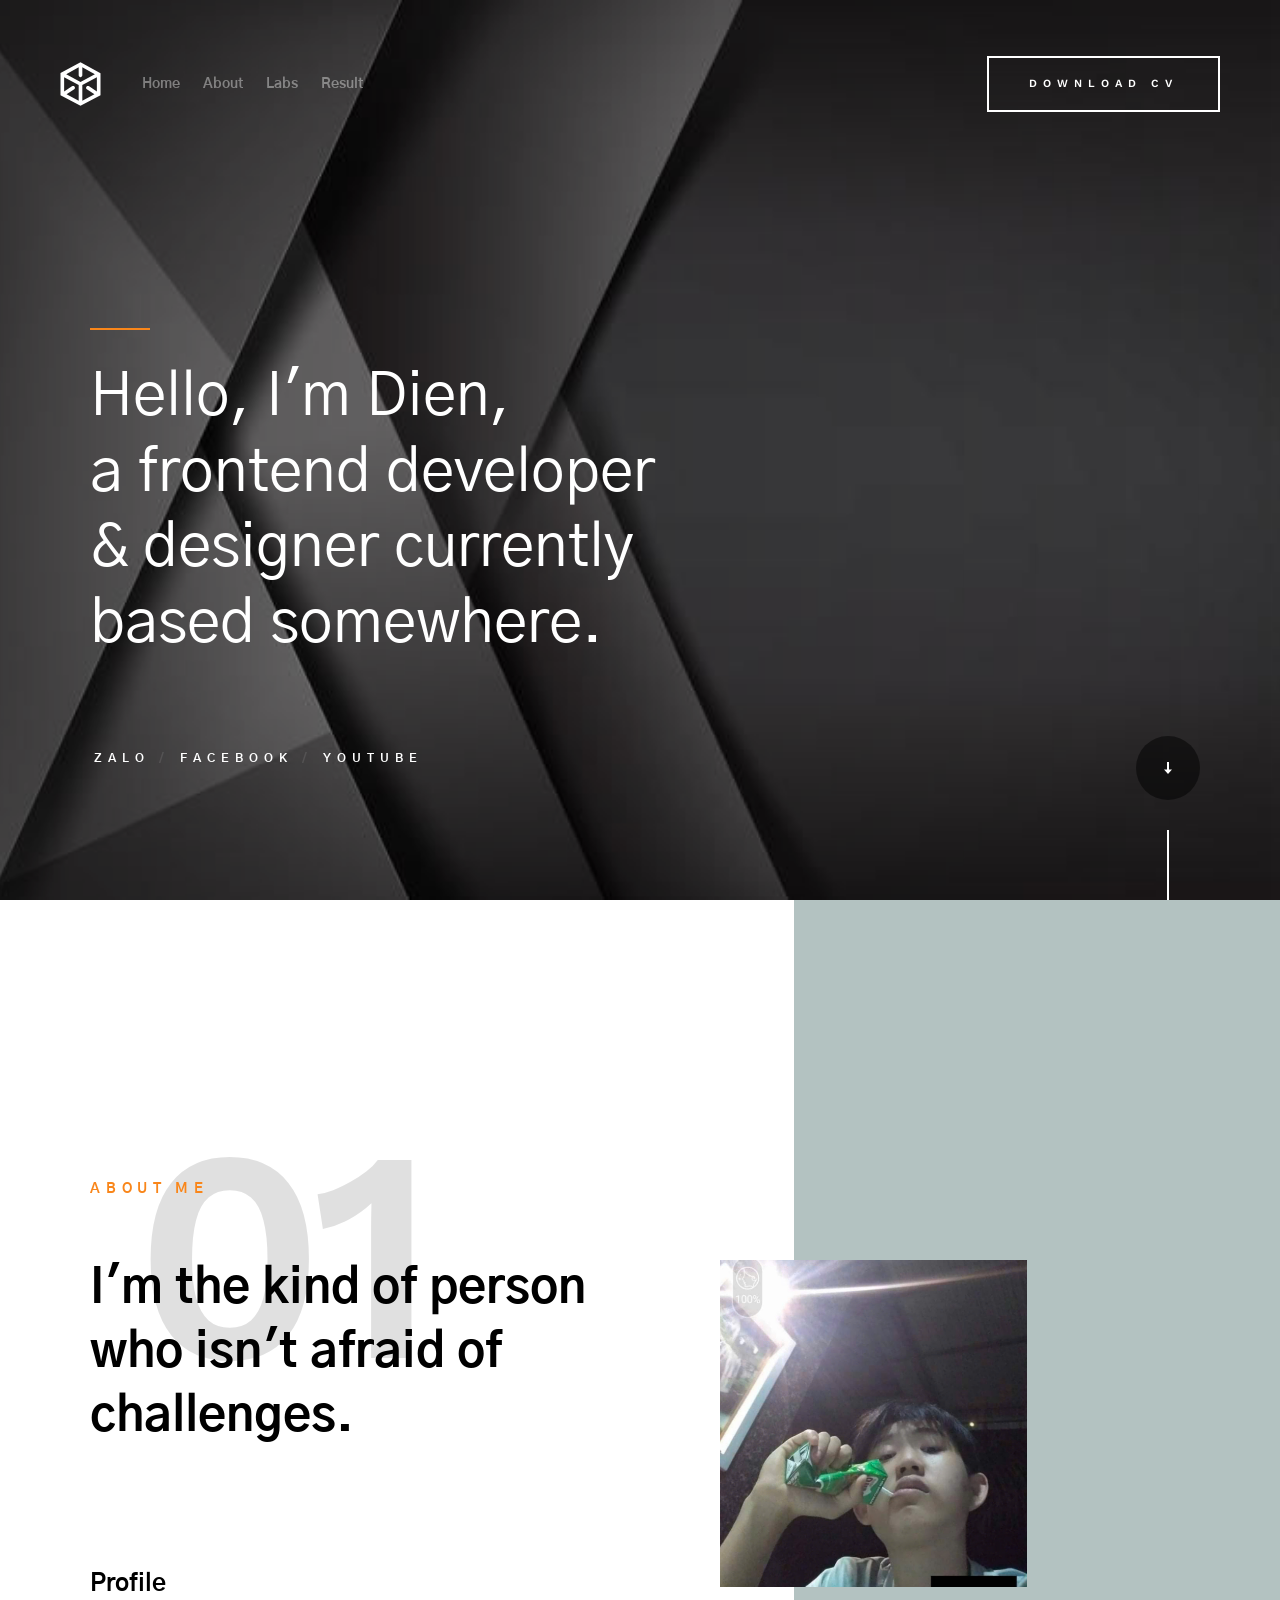
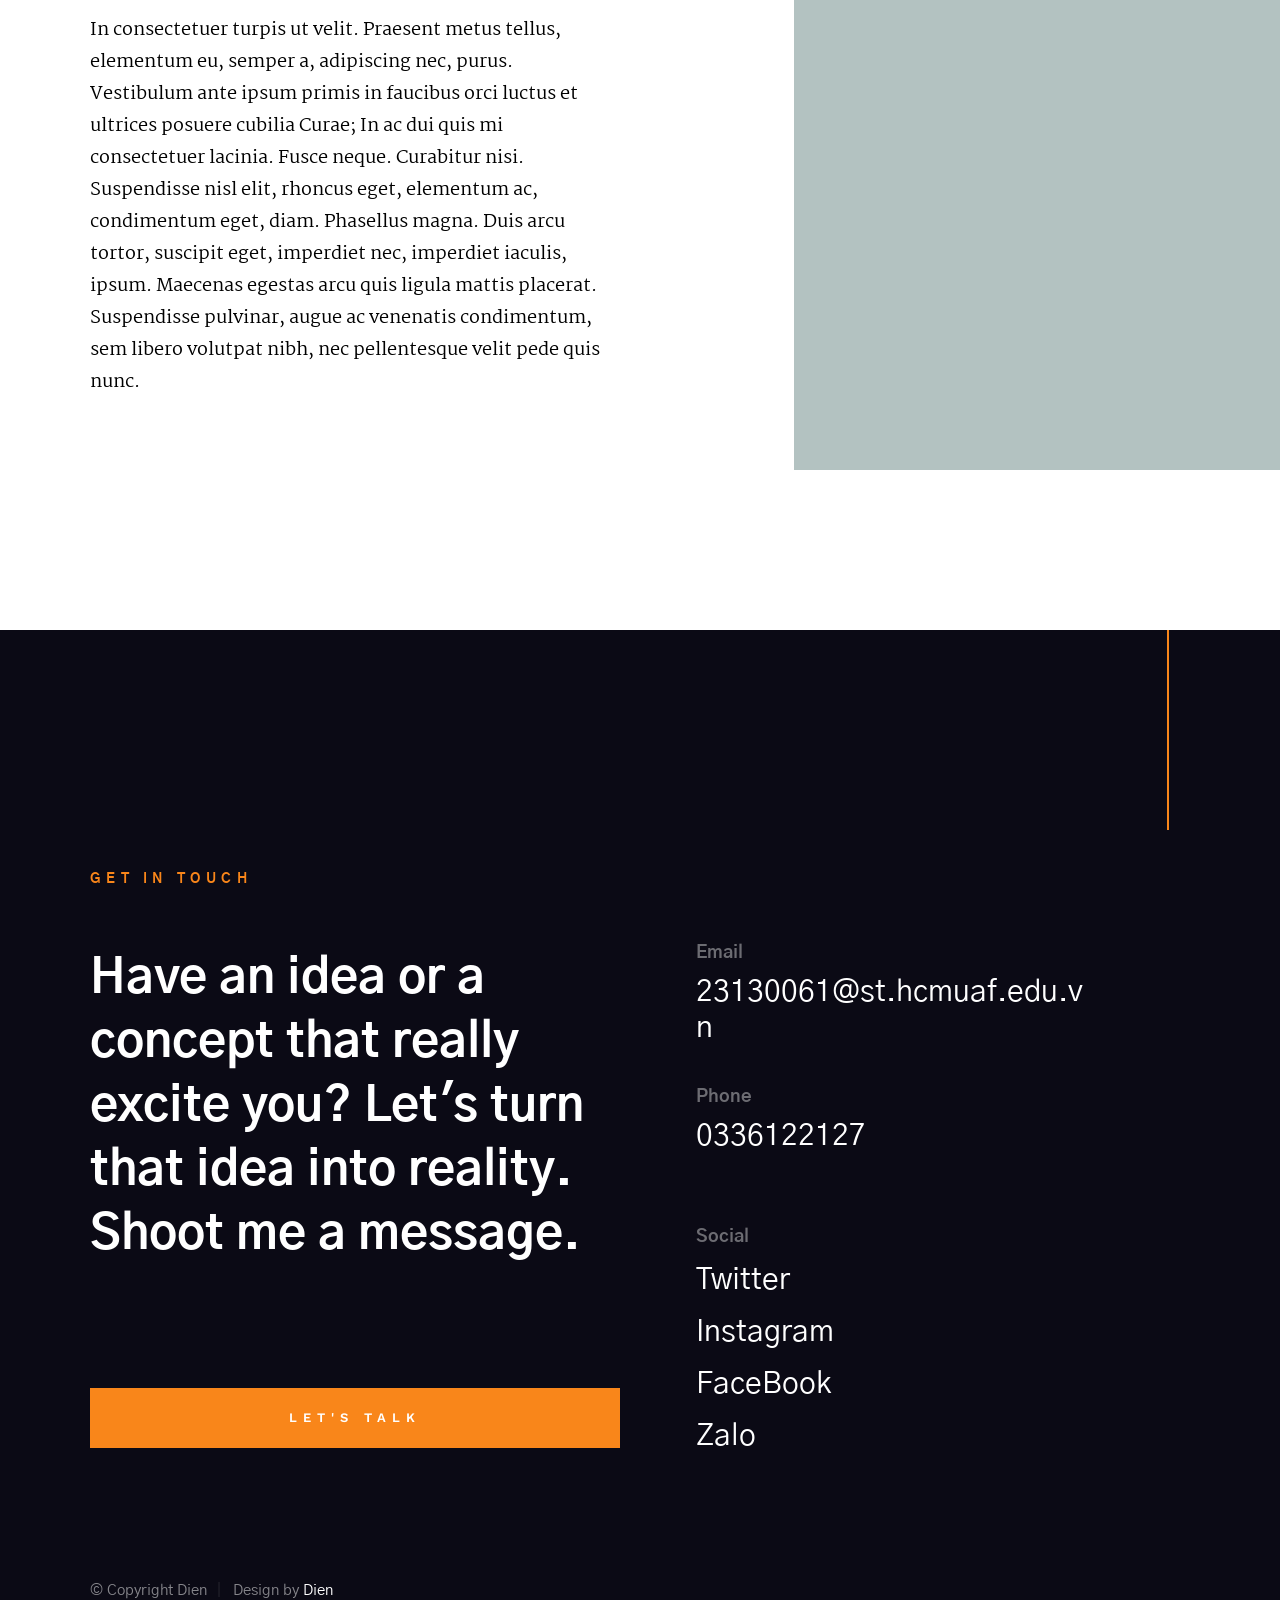
<file: index.html>
<html class="no-js" lang="en">
  <head>
    <!--- basic page needs
    ================================================== -->
    <meta charset="utf-8" />
    <title>Ethos</title>
    <meta name="description" content="" />
    <meta name="author" content="" />

    <!-- mobile specific metas
    ================================================== -->
    <meta name="viewport" content="width=device-width, initial-scale=1" />

    <!-- CSS
    ================================================== -->
    <link rel="stylesheet" href="css/base.css" />
    <link rel="stylesheet" href="css/main.css" />
    <link rel="stylesheet" href="css/vendor.css" />

    <!-- script
    ================================================== -->
    <script src="js/modernizr.js"></script>

    <!-- favicons
    ================================================== -->
    <link rel="apple-touch-icon" sizes="180x180" href="apple-touch-icon.png" />
    <link rel="icon" type="image/png" sizes="32x32" href="favicon-32x32.png" />
    <link rel="icon" type="image/png" sizes="16x16" href="favicon-16x16.png" />
    <link rel="manifest" href="site.webmanifest" />
  </head>

  <body id="top">
    <!-- preloader
    ================================================== -->
    <div id="preloader">
      <div id="loader" class="dots-fade">
        <div></div>
        <div></div>
        <div></div>
      </div>
    </div>

    <!-- header
    ================================================== -->
    <header class="s-header">
      <div class="header-logo">
        <a href="index.html">
          <img src="images/logo.svg" alt="Homepage" />
        </a>
      </div>

      <div class="header-content">
        <nav class="row header-nav-wrap">
          <ul class="header-nav">
            <li>
              <a class="smoothscroll" href="index.html" title="Home">Home</a>
            </li>
            <li>
              <a class="smoothscroll" href="index.html#about" title="About"
                >About</a
              >
            </li>
            <li><a href="Labs.html" title="Labs">Labs</a></li>
            <li><a href="Result.html" title="Result">Result</a></li>
          </ul>
        </nav>
        <!-- end header-nav-wrap -->

        <a href="#0" class="btn btn--stroke btn--small">Download CV</a>
      </div>
      <!-- end header-content -->

      <a class="header-menu-toggle" href="#0"><span>Menu</span></a>
    </header>

    <!-- hero
    ================================================== -->
    <section
      id="hero"
      class="s-hero target-section"
      data-parallax="scroll"
      data-image-src="images/photoswipe/image.png"
      data-natural-width="3000"
      data-natural-height="2000"
      data-position-y="center"
    >
      <div class="row hero-content">
        <div class="column large-full">
          <h1>
            Hello, I'm Dien, <br />
            a frontend developer <br />
            & designer currently <br />
            based somewhere.
          </h1>

          <ul class="hero-social">
            <li>
              <a href="#" title="">Zalo</a>
            </li>
            <li>
              <a href="#0" title="">FaceBook</a>
            </li>
            <li>
              <a href="#0" title="">YouTube</a>
            </li>
          </ul>
          <!-- end hero-social -->
        </div>
      </div>
      <!-- end hero-content -->

      <div class="hero-scroll">
        <a href="#about" class="scroll-link smoothscroll">
          <svg
            xmlns="http://www.w3.org/2000/svg"
            width="24"
            height="24"
            viewBox="0 0 24 24"
          >
            <path d="M12 24l-8-9h6v-15h4v15h6z" />
          </svg>
        </a>
      </div>
      <!-- end hero-scroll -->
    </section>
    <!-- end s-hero -->

    <!-- about
    ================================================== -->
    <section id="about" class="s-about target-section">
      <div class="s-about__section s-about__section--profile">
        <div class="row">
          <div class="column large-6 medium-8 tab-full">
            <div class="section-intro" data-num="01" data-aos="fade-up">
              <h3 class="subhead">About Me</h3>
              <h1 class="display-1">
                I'm the kind of person who isn't afraid of challenges.
              </h1>
            </div>

            <div class="profile-pic" data-aos="fade-up">
              <img src="" srcset="images/photoswipe/anhcanhan.jpg" alt="" />
            </div>

            <h3 data-aos="fade-up">Profile</h3>

            <p data-aos="fade-up">
              In consectetuer turpis ut velit. Praesent metus tellus, elementum
              eu, semper a, adipiscing nec, purus. Vestibulum ante ipsum primis
              in faucibus orci luctus et ultrices posuere cubilia Curae; In ac
              dui quis mi consectetuer lacinia. Fusce neque. Curabitur nisi.
              Suspendisse nisl elit, rhoncus eget, elementum ac, condimentum
              eget, diam. Phasellus magna. Duis arcu tortor, suscipit eget,
              imperdiet nec, imperdiet iaculis, ipsum. Maecenas egestas arcu
              quis ligula mattis placerat. Suspendisse pulvinar, augue ac
              venenatis condimentum, sem libero volutpat nibh, nec pellentesque
              velit pede quis nunc.
            </p>
          </div>
        </div>
      </div>
      <!-- end s-about__section--profile -->
    </section>
    <!-- end s-about -->

    <!-- footer
    ================================================== -->
    <footer class="s-footer h-dark-bg">
      <div class="right-vert-line"></div>

      <div class="row s-footer__main">
        <div class="column large-6">
          <div class="section-intro" data-aos="fade-up">
            <h3 class="subhead">Get In Touch</h3>

            <h1 class="display-1">
              Have an idea or a concept that really excite you? Let's turn that
              idea into reality. Shoot me a message.
            </h1>
          </div>

          <div class="footer-email-us">
            <a href="mailto:#0" class="btn btn--primary h-full-width"
              >Let's Talk</a
            >
          </div>
        </div>

        <div class="column large-5">
          <div class="footer-contacts">
            <div class="footer-contact-block" data-aos="fade-up">
              <h5 class="footer-contact-block__header">Email</h5>
              <p class="footer-contact-block__content">
                <a href="mailto:#0">23130061@st.hcmuaf.edu.vn</a>
              </p>
            </div>
            <!-- end footer-contact-block -->
            <div class="footer-contact-block" data-aos="fade-up">
              <h5 class="footer-contact-block__header">Phone</h5>
              <p class="footer-contact-block__content">
                <a href="tel:+1975432345">0336122127</a>
              </p>
            </div>
            <!-- end footer-contact-block -->
            <br />
            <div class="footer-contact-block" data-aos="fade-up">
              <h5 class="footer-contact-block__header">Social</h5>
              <ul class="footer-contact-block__list">
                <li><a href="#0">Twitter</a></li>
                <li><a href="#0">Instagram</a></li>
                <li><a href="#0">FaceBook</a></li>
                <li><a href="#0">Zalo</a></li>
              </ul>
            </div>
            <!-- end footer-contact-block -->
          </div>
        </div>
      </div>
      <!-- end s-footer__main -->

      <div class="row s-footer__bottom">
        <div class="column large-full ss-copyright">
          <span>© Copyright Dien</span>
          <span>Design by <a href="#">Dien</a></span>
        </div>
        <!-- end ss-copyright -->

        <div class="ss-go-top">
          <a class="smoothscroll" title="Back to Top" href="#top">
            <svg
              xmlns="http://www.w3.org/2000/svg"
              width="24"
              height="24"
              viewBox="0 0 24 24"
            >
              <path d="M12 0l8 9h-6v15h-4v-15h-6z" />
            </svg>
          </a>
        </div>
        <!-- end ss-go-top -->
      </div>
      <!-- end s-footer__bottom -->
    </footer>
    <!-- end s-footer -->

    <!-- photoswipe background
    ================================================== -->
    <div aria-hidden="true" class="pswp" role="dialog" tabindex="-1">
      <div class="pswp__bg"></div>
      <div class="pswp__scroll-wrap">
        <div class="pswp__container">
          <div class="pswp__item"></div>
          <div class="pswp__item"></div>
          <div class="pswp__item"></div>
        </div>

        <div class="pswp__ui pswp__ui--hidden">
          <div class="pswp__top-bar">
            <div class="pswp__counter"></div>
            <button
              class="pswp__button pswp__button--close"
              title="Close (Esc)"
            ></button>
            <button
              class="pswp__button pswp__button--share"
              title="Share"
            ></button>
            <button
              class="pswp__button pswp__button--fs"
              title="Toggle fullscreen"
            ></button>
            <button
              class="pswp__button pswp__button--zoom"
              title="Zoom in/out"
            ></button>
            <div class="pswp__preloader">
              <div class="pswp__preloader__icn">
                <div class="pswp__preloader__cut">
                  <div class="pswp__preloader__donut"></div>
                </div>
              </div>
            </div>
          </div>
          <div
            class="pswp__share-modal pswp__share-modal--hidden pswp__single-tap"
          >
            <div class="pswp__share-tooltip"></div>
          </div>
          <button
            class="pswp__button pswp__button--arrow--left"
            title="Previous (arrow left)"
          ></button>
          <button
            class="pswp__button pswp__button--arrow--right"
            title="Next (arrow right)"
          ></button>
          <div class="pswp__caption">
            <div class="pswp__caption__center"></div>
          </div>
        </div>
      </div>
    </div>
    <!-- end photoSwipe background -->

    <!-- Java Script
    ================================================== -->
    <script src="js/jquery-3.2.1.min.js"></script>
    <script src="js/plugins.js"></script>
    <script src="js/main.js"></script>
    <script>
      $(".smoothscroll").on("click", function (e) {
        const target = this.hash;
        const $target = $(target);

        e.preventDefault();
        e.stopPropagation();

        $("html, body")
          .stop()
          .animate(
            {
              scrollTop: $target.offset().top,
            },
            cfg.scrollDuration,
            "swing"
          )
          .promise()
          .done(function () {
            window.location.hash = target;
          });
      });
    </script>
    <script>
      document.querySelectorAll(".header-nav a").forEach((link) => {
        link.addEventListener("click", (e) => {
          if (link.href.includes("#")) {
            e.preventDefault(); // Ngăn hành động chỉ khi link có anchor #
          }
        });
      });
    </script>
  </body>
</html>
</file>
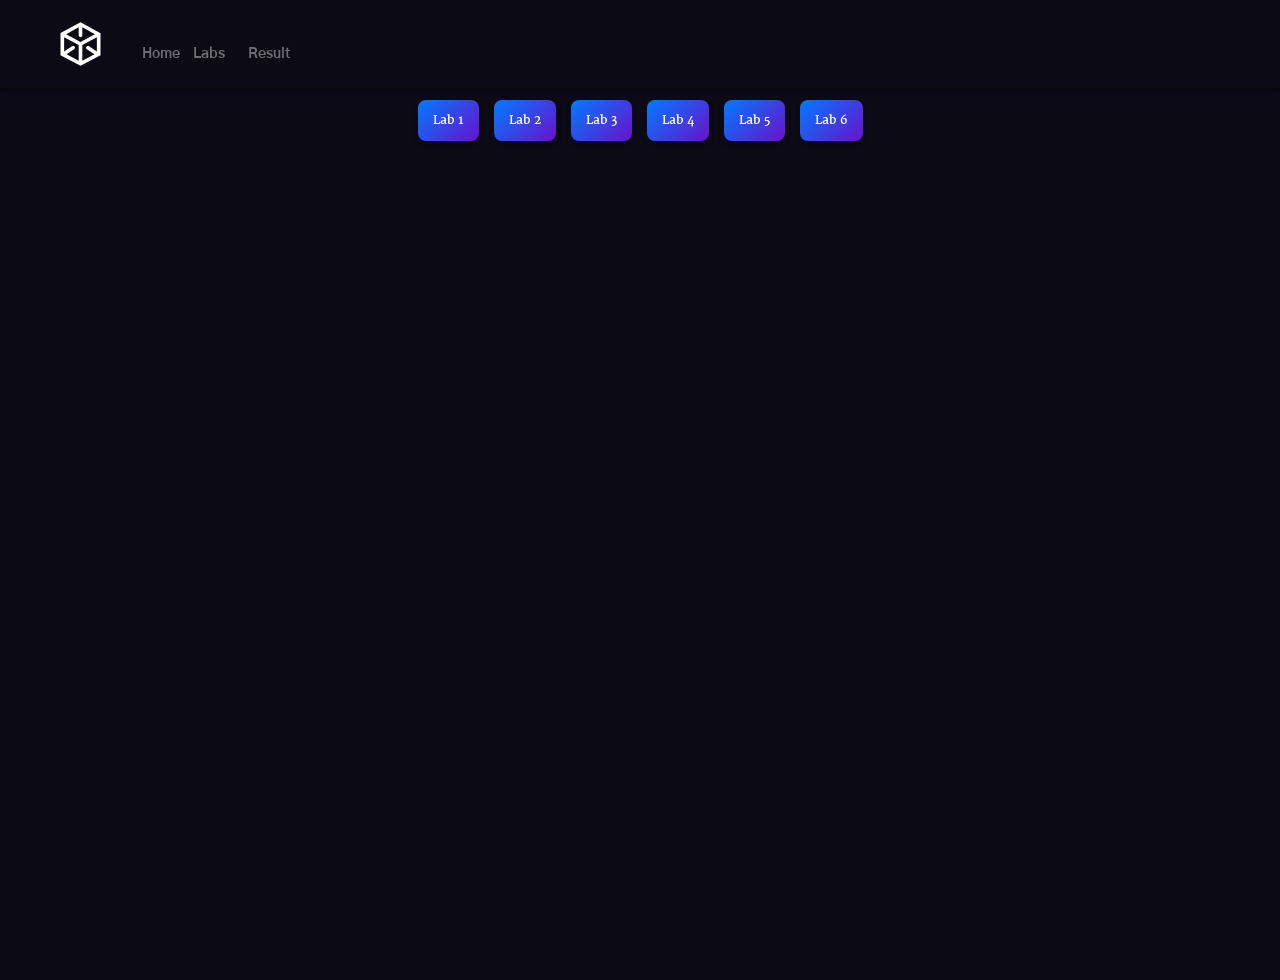
<file: Labs.html>
<html class="no-js" lang="en">
  <head>
   
    <meta charset="utf-8" />
    <title>Ethos</title>
    <meta name="description" content="" />
    <meta name="author" content="" />

    <!-- mobile specific metas
    ================================================== -->
    <meta name="viewport" content="width=device-width, initial-scale=1" />

    <!-- CSS
    ================================================== -->
    <link rel="stylesheet" href="css/base.css" />
    <link rel="stylesheet" href="css/main.css" />
    <link rel="stylesheet" href="css/vendor.css" />

    <!-- script
    ================================================== -->
    <script src="js/modernizr.js"></script>

    <!-- favicons
    ================================================== -->
    <link rel="apple-touch-icon" sizes="180x180" href="apple-touch-icon.png" />
    <link rel="icon" type="image/png" sizes="32x32" href="favicon-32x32.png" />
    <link rel="icon" type="image/png" sizes="16x16" href="favicon-16x16.png" />
    <link rel="manifest" href="site.webmanifest" />
  </head>
  <style>
    main a {
      display: block;
      text-align: center;
      padding: 1rem 1.5rem;
      font-size: 1.2rem;
      font-weight: bold;
      color: #ffffff;
      text-decoration: none;
      background: linear-gradient(135deg, #007bff, #6a11cb);
      border-radius: 8px;
      box-shadow: 0 4px 6px rgba(0, 0, 0, 0.1);
      transition: transform 0.2s ease, background 0.3s ease;
    }
    
    main a:hover {
      background: linear-gradient(135deg, #6a11cb, #007bff);
      transform: scale(1.05);
    }
    
    main a:active {
      transform: scale(0.95);
    }
    #lab-content {
    background: #1e1e2e;
    padding: 2rem;
    border-radius: 8px;
    margin: 2rem;
    display: none;
    color: #ffffff;
  }

  .form-group {
    margin-bottom: 1.5rem;
  }

  label {
    display: block;
    margin-bottom: 0.5rem;
  }

  input,
  select,
  button {
    width: 100%;
    padding: 0.5rem;
    margin-bottom: 0.5rem;
    border-radius: 4px;
    border: none;
    font-size: 1.2rem;
  }

  button {
    background-color: #f9861a;
    color: #fff;
    cursor: pointer;
  }

  button:hover {
    background-color: #544d9d;
  }

  .hidden {
    display: none;
  }
  header.s-header {
position: fixed;
top: 0;
left: 0;
width: 100%;
z-index: 1000;
background: #0b0a15;
padding: 1rem;
box-shadow: 0 2px 5px rgba(0, 0, 0, 0.5);
}

header.s-header .header-content {
display: flex;
justify-content: space-between;
align-items: center;
}

main {
margin-top: 80px; /* Khoảng trống đủ lớn để không bị trùng với header */
display: flex;
justify-content: center;
align-items: center;
flex-wrap: wrap;
gap: 1.5rem;
padding: 2rem;}
</style>
  <body id="top">
    </div>

    <!-- header
    ================================================== -->
    <header class="s-header">
      <div class="header-logo">
        <a href="index.html">
          <img src="images/logo.svg" alt="Homepage" />
        </a>
      </div>

      <div class="header-content">
        <nav class="row header-nav-wrap">
          <ul class="header-nav">
            <a href="index.html">Home</a>
            <li><a href="Labs.html" class="active" title="Labs">Labs</a></li>
            <li><a href="Result.html" title="Result">Result</a></li>
          </ul>
          
        </nav>
    
      </div>

      <a class="header-menu-toggle" href="#0"><span>Menu</span></a>
    </header>
    <main>
      <a href="#" onclick="loadLab('lab1')">Lab 1</a>
      <a href="https://diendznhatvutru.github.io/ts/" onclick="loadLab('lab2')"
        >Lab 2</a
      >
      <a
        href="https://diendznhatvutru.github.io/lab3/"
        onclick="loadLab('lab3')"
        >Lab 3</a
      >
      <a
        href="https://diendznhatvutru.github.io/lab4/"
        onclick="loadLab('lab4')"
        >Lab 4</a
      >
      <a
        href="https://diendznhatvutru.github.io/lab5/"
        onclick="loadLab('lab5')"
        >Lab 5</a
      >
      <a href ="https://diendznhatvutru.github.io/lab6/" onclick="loadLab('lab6')"
        >Lab 6 </a>
    </main>
    <div id="lab-content"></div>
   
  </body>
  <script>
    document.addEventListener("DOMContentLoaded", function () {
      function loadLab(labName) {
        const labContent = document.getElementById("lab-content");
        if (labName === "lab1") {
          labContent.innerHTML = `
            <h1>Lab 1: Create or Edit User</h1>
            <form id="user-form">
              <div class="form-group">
                <label for="username">Username <span>*</span></label>
                <input type="text" id="username" name="username" maxlength="255" placeholder="Enter your username" required />
              </div>
              <div class="form-group">
                <label for="password">Password <span>*</span></label>
                <input type="password" id="password" name="password" maxlength="255" placeholder="Enter your password" required />
                <input type="checkbox" id="show-password" /> Show Password
              </div>
              <div class="form-group">
                <label for="email">Email Address <span>*</span></label>
                <input type="email" id="email" name="email" maxlength="255" placeholder="Enter your email" required />
              </div>
              <div class="form-group">
                <label for="role">Role <span>*</span></label>
                <select id="role" name="role" required>
                  <option value="">Select a role</option>
                  <option value="admin">Admin</option>
                  <option value="user">User</option>
                </select>
              </div>
              <div class="form-group">
                <button type="submit">Create Account</button>
                <button type="button" onclick="hideLab()">Cancel</button>
              </div>
            </form>`;
          labContent.style.display = "block";
        }
      }
      window.loadLab = loadLab;
      window.hideLab = function () {
        document.getElementById("lab-content").style.display = "none";
      };
    });
  </script>
<script>document.querySelectorAll('.header-nav a').forEach((link) => {
  link.addEventListener('click', (e) => {
    if (link.href.includes('#')) {
      e.preventDefault(); // Ngăn hành động chỉ khi link có anchor #
    }
  });
});
</script>

      <script src="js/jquery-3.2.1.min.js"></script>
      <script src="js/plugins.js"></script>
      <script src="js/main.js"></script>    </body>
</html>
</file>
<file: css/base.css>
@import url("https://fonts.googleapis.com/css?family=Gothic+A1:300,300i,400,400i,500,500i,600,600i,700,700i|Martel:300,300i,400,400i,700,700i,900,900i|Work+Sans:600,700&display=swap");


html {
	line-height: 1.15;  /* 1 */
	-webkit-text-size-adjust: 100%;  /* 2 */
}

/* ------------------------------------------------------------------- 
 * ## sections
 * ------------------------------------------------------------------- */

/* Remove the margin in all browsers. */
body {
	margin: 0;
}

/* Render the `main` element consistently in IE. */
main {
	display: block;
}

/* Correct the font size and margin on `h1` elements within `section` and
 * `article` contexts in Chrome, Firefox, and Safari. */
h1 {
	font-size: 2em;
	margin: 0.67em 0;
}

/* ------------------------------------------------------------------- 
 * ## grouping
 * ------------------------------------------------------------------- */

/* 1. Add the correct box sizing in Firefox.
 * 2. Show the overflow in Edge and IE. */
hr {
	-webkit-box-sizing: content-box;
	box-sizing: content-box;  /* 1 */
	height: 0;  /* 1 */
	overflow: visible;  /* 2 */
}

/* 1. Correct the inheritance and scaling of font size in all browsers.
 * 2. Correct the odd `em` font sizing in all browsers. */
pre {
	font-family: monospace, monospace;  /* 1 */
	font-size: 1em;  /* 2 */
}

/* ------------------------------------------------------------------- 
 * ## text-level semantics
 * ------------------------------------------------------------------- */

/* Remove the gray background on active links in IE 10. */
a {
	background-color: transparent;
}

/* 1. Remove the bottom border in Chrome 57-
 * 2. Add the correct text decoration in Chrome, Edge, IE, Opera, and Safari. */
abbr[title] {
	border-bottom: none;  /* 1 */
	text-decoration: underline;  /* 2 */
	-webkit-text-decoration: underline dotted;
	text-decoration: underline dotted;  /* 2 */
}

/* Add the correct font weight in Chrome, Edge, and Safari. */
b,
strong {
	font-weight: bolder;
}

/* 1. Correct the inheritance and scaling of font size in all browsers.
 * 2. Correct the odd `em` font sizing in all browsers. */
code,
kbd,
samp {
	font-family: monospace, monospace;  /* 1 */
	font-size: 1em;  /* 2 */
}

/* Add the correct font size in all browsers. */
small {
	font-size: 80%;
}

/* Prevent `sub` and `sup` elements from affecting the line height in
 * all browsers. */
sub,
sup {
	font-size: 75%;
	line-height: 0;
	position: relative;
	vertical-align: baseline;
}

sub {
	bottom: -0.25em;
}

sup {
	top: -0.5em;
}

/* ------------------------------------------------------------------- 
 * ## embedded content
 * ------------------------------------------------------------------- */

/* Remove the border on images inside links in IE 10. */
img {
	border-style: none;
}

/* ------------------------------------------------------------------- 
 * ## forms
 * ------------------------------------------------------------------- */

/* 1. Change the font styles in all browsers.
 * 2. Remove the margin in Firefox and Safari. */
button,
input,
optgroup,
select,
textarea {
	font-family: inherit;  /* 1 */
	font-size: 100%;  /* 1 */
	line-height: 1.15;  /* 1 */
	margin: 0;  /* 2 */
}

/* Show the overflow in IE.
 * 1. Show the overflow in Edge. */
button,
input {

	/* 1 */
	overflow: visible;
}

/* Remove the inheritance of text transform in Edge, Firefox, and IE.
 * 1. Remove the inheritance of text transform in Firefox. */
button,
select {

	/* 1 */
	text-transform: none;
}

/* Correct the inability to style clickable types in iOS and Safari. */
button,
[type="button"],
[type="reset"],
[type="submit"] {
	-webkit-appearance: button;
}

/* Remove the inner border and padding in Firefox. */
button::-moz-focus-inner,
[type="button"]::-moz-focus-inner,
[type="reset"]::-moz-focus-inner,
[type="submit"]::-moz-focus-inner {
	border-style: none;
	padding: 0;
}

/* Restore the focus styles unset by the previous rule. */
button:-moz-focusring,
[type="button"]:-moz-focusring,
[type="reset"]:-moz-focusring,
[type="submit"]:-moz-focusring {
	outline: 1px dotted ButtonText;
}

/* Correct the padding in Firefox. */
fieldset {
	padding: 0.35em 0.75em 0.625em;
}

/* 1. Correct the text wrapping in Edge and IE.
 * 2. Correct the color inheritance from `fieldset` elements in IE.
 * 3. Remove the padding so developers are not caught out when they zero out
 *    `fieldset` elements in all browsers. */
legend {
	-webkit-box-sizing: border-box;
	box-sizing: border-box;  /* 1 */
	color: inherit;  /* 2 */
	display: table;  /* 1 */
	max-width: 100%;  /* 1 */
	padding: 0;  /* 3 */
	white-space: normal;  /* 1 */
}

/* Add the correct vertical alignment in Chrome, Firefox, and Opera. */
progress {
	vertical-align: baseline;
}

/* Remove the default vertical scrollbar in IE 10+. */
textarea {
	overflow: auto;
}

/* 1. Add the correct box sizing in IE 10.
 * 2. Remove the padding in IE 10. */
[type="checkbox"],
[type="radio"] {
	-webkit-box-sizing: border-box;
	box-sizing: border-box;  /* 1 */
	padding: 0;  /* 2 */
}

/* Correct the cursor style of increment and decrement buttons in Chrome. */
[type="number"]::-webkit-inner-spin-button,
[type="number"]::-webkit-outer-spin-button {
	height: auto;
}

/* 1. Correct the odd appearance in Chrome and Safari.
 * 2. Correct the outline style in Safari. */
[type="search"] {
	-webkit-appearance: textfield;  /* 1 */
	outline-offset: -2px;  /* 2 */
}

/* Remove the inner padding in Chrome and Safari on macOS. */
[type="search"]::-webkit-search-decoration {
	-webkit-appearance: none;
}

/* 1. Correct the inability to style clickable types in iOS and Safari.
 * 2. Change font properties to `inherit` in Safari. */
::-webkit-file-upload-button {
	-webkit-appearance: button;  /* 1 */
	font: inherit;  /* 2 */
}

/* ------------------------------------------------------------------- 
 * ## interactive
 * ------------------------------------------------------------------- */

/* Add the correct display in Edge, IE 10+, and Firefox. */
details {
	display: block;
}

/* Add the correct display in all browsers. */
summary {
	display: list-item;
}

/* ------------------------------------------------------------------- 
 * ## misc
 * ------------------------------------------------------------------- */

/* Add the correct display in IE 10+. */
template {
	display: none;
}

/* Add the correct display in IE 10. */
[hidden] {
	display: none;
}



/* ===================================================================
 * # basic/base setup styles
 *
 * ------------------------------------------------------------------- */
html {
	font-size: 62.5%;
	-webkit-box-sizing: border-box;
	box-sizing: border-box;
}

*,
*::before,
*::after {
	-webkit-box-sizing: inherit;
	box-sizing: inherit;
}

body {
	font-weight: normal;
	line-height: 1;
	word-wrap: break-word;
	-moz-font-smoothing: grayscale;
	-moz-osx-font-smoothing: grayscale;
	-webkit-font-smoothing: antialiased;
	-webkit-overflow-scrolling: touch;
	-webkit-text-size-adjust: none;
}

/* ------------------------------------------------------------------- 
 * ## Media
 * ------------------------------------------------------------------- */
svg,
img,
video
embed,
iframe,
object {
	max-width: 100%;
	height: auto;
}

/* ------------------------------------------------------------------- 
 * ## Typography resets 
 * ------------------------------------------------------------------- */
div, dl, dt, dd, ul, ol, li, h1, h2, h3, h4, h5, h6, pre, form, p, blockquote, th, td {
	margin: 0;
	padding: 0;
}

p {
	font-size: inherit;
	text-rendering: optimizeLegibility;
}

em,
i {
	font-style: italic;
	line-height: inherit;
}

strong,
b {
	font-weight: bold;
	line-height: inherit;
}

small {
	font-size: 60%;
	line-height: inherit;
}

ol,
ul {
	list-style: none;
}

li {
	display: block;
}

/* ------------------------------------------------------------------- 
 * ## links
 * ------------------------------------------------------------------- */
a {
	text-decoration: none;
	line-height: inherit;
}

a img {
	border: none;
}

/* ------------------------------------------------------------------- 
 * ## inputs
 * ------------------------------------------------------------------- */
fieldset {
	margin: 0;
	padding: 0;
}

input[type="email"],
input[type="number"],
input[type="search"],
input[type="text"],
input[type="tel"],
input[type="url"],
input[type="password"],
textarea {
	-webkit-appearance: none;
	-moz-appearance: none;
	appearance: none;
}



/* ===================================================================
 * # grid v2.1.2
 *
 *   -----------------------------------------------------------------
 * - Grid breakpoints are based on MAXIMUM WIDTH media queries, 
 *   meaning they apply to that one breakpoint and ALL THOSE BELOW IT.
 * - Grid columns without a specified width will automatically layout 
 *   as equal width columns.
 * ------------------------------------------------------------------- */

/* rows
 * ------------------------------------- */
.row {
	width: 89%;
	max-width: 1200px;
	margin: 0 auto;
	display: -ms-flexbox;
	display: -webkit-box;
	display: flex;
	-ms-flex-flow: row wrap;
	-webkit-box-orient: horizontal;
	-webkit-box-direction: normal;
	flex-flow: row wrap;
}

.row .row {
	width: auto;
	max-width: none;
	margin-left: -20px;
	margin-right: -20px;
}

/* columns
 * -------------------------------------- */
.column {
	-ms-flex: 1 1 0%;
	-webkit-box-flex: 1;
	flex: 1 1 0%;
	padding: 0 20px;
}

.collapse > .column,
.column.collapse {
	padding: 0;
}

/* flex row containers utility classes
 * ----------------------------------------- */
.row.row-wrap {
	-ms-flex-wrap: wrap;
	flex-wrap: wrap;
}

.row.row-nowrap {
	-ms-flex-wrap: none;
	flex-wrap: nowrap;
}

.row.row-y-top {
	-ms-flex-align: start;
	-webkit-box-align: start;
	align-items: flex-start;
}

.row.row-y-bottom {
	-ms-flex-align: end;
	-webkit-box-align: end;
	align-items: flex-end;
}

.row.row-y-center {
	-ms-flex-align: center;
	-webkit-box-align: center;
	align-items: center;
}

.row.row-stretch {
	-ms-flex-align: stretch;
	-webkit-box-align: stretch;
	align-items: stretch;
}

.row.row-baseline {
	-ms-flex-align: baseline;
	-webkit-box-align: baseline;
	align-items: baseline;
}

.row.row-x-left {
	-ms-flex-pack: start;
	-webkit-box-pack: start;
	justify-content: flex-start;
}

.row.row-x-right {
	-ms-flex-pack: end;
	-webkit-box-pack: end;
	justify-content: flex-end;
}

.row.row-x-center {
	-ms-flex-pack: center;
	-webkit-box-pack: center;
	justify-content: center;
}

/* flex item utility alignment classes
 * ----------------------------------------- */
.align-center {
	margin: auto;
	-webkit-align-self: center;
	-ms-flex-item-align: center;
	-ms-grid-row-align: center;
	align-self: center;
}

.align-left {
	margin-right: auto;
	-webkit-align-self: center;
	-ms-flex-item-align: center;
	-ms-grid-row-align: center;
	align-self: center;
}

.align-right {
	margin-left: auto;
	-webkit-align-self: center;
	-ms-flex-item-align: center;
	-ms-grid-row-align: center;
	align-self: center;
}

.align-x-center {
	margin-right: auto;
	margin-left: auto;
}

.align-x-left {
	margin-right: auto;
}

.align-x-right {
	margin-left: auto;
}

.align-y-center {
	-webkit-align-self: center;
	-ms-flex-item-align: center;
	-ms-grid-row-align: center;
	align-self: center;
}

.align-y-top {
	-webkit-align-self: flex-start;
	-ms-flex-item-align: start;
	align-self: flex-start;
}

.align-y-bottom {
	-webkit-align-self: flex-end;
	-ms-flex-item-align: end;
	align-self: flex-end;
}

/* large screen column widths 
 * -------------------------------------- */
.large-1 {
	-ms-flex: 0 0 8.33333%;
	-webkit-box-flex: 0;
	flex: 0 0 8.33333%;
	max-width: 8.33333%;
}

.large-2 {
	-ms-flex: 0 0 16.66667%;
	-webkit-box-flex: 0;
	flex: 0 0 16.66667%;
	max-width: 16.66667%;
}

.large-3 {
	-ms-flex: 0 0 25%;
	-webkit-box-flex: 0;
	flex: 0 0 25%;
	max-width: 25%;
}

.large-4 {
	-ms-flex: 0 0 33.33333%;
	-webkit-box-flex: 0;
	flex: 0 0 33.33333%;
	max-width: 33.33333%;
}

.large-5 {
	-ms-flex: 0 0 41.66667%;
	-webkit-box-flex: 0;
	flex: 0 0 41.66667%;
	max-width: 41.66667%;
}

.large-6,
.large-half {
	-ms-flex: 0 0 50%;
	-webkit-box-flex: 0;
	flex: 0 0 50%;
	max-width: 50%;
}

.large-7 {
	-ms-flex: 0 0 58.33333%;
	-webkit-box-flex: 0;
	flex: 0 0 58.33333%;
	max-width: 58.33333%;
}

.large-8 {
	-ms-flex: 0 0 66.66667%;
	-webkit-box-flex: 0;
	flex: 0 0 66.66667%;
	max-width: 66.66667%;
}

.large-9 {
	-ms-flex: 0 0 75%;
	-webkit-box-flex: 0;
	flex: 0 0 75%;
	max-width: 75%;
}

.large-10 {
	-ms-flex: 0 0 83.33333%;
	-webkit-box-flex: 0;
	flex: 0 0 83.33333%;
	max-width: 83.33333%;
}

.large-11 {
	-ms-flex: 0 0 91.66667%;
	-webkit-box-flex: 0;
	flex: 0 0 91.66667%;
	max-width: 91.66667%;
}

.large-12,
.large-full {
	-ms-flex: 0 0 100%;
	-webkit-box-flex: 0;
	flex: 0 0 100%;
	max-width: 100%;
}

/* ------------------------------------------------------------------- 
 * ## medium screen devices
 * ------------------------------------------------------------------- */
@media screen and (max-width:1200px) {
	.row .row {
		margin-left: -16px;
		margin-right: -16px;
	}

	.column {
		padding: 0 16px;
	}

	.medium-1 {
		-ms-flex: 0 0 8.33333%;
		-webkit-box-flex: 0;
		flex: 0 0 8.33333%;
		max-width: 8.33333%;
	}

	.medium-2 {
		-ms-flex: 0 0 16.66667%;
		-webkit-box-flex: 0;
		flex: 0 0 16.66667%;
		max-width: 16.66667%;
	}

	.medium-3 {
		-ms-flex: 0 0 25%;
		-webkit-box-flex: 0;
		flex: 0 0 25%;
		max-width: 25%;
	}

	.medium-4 {
		-ms-flex: 0 0 33.33333%;
		-webkit-box-flex: 0;
		flex: 0 0 33.33333%;
		max-width: 33.33333%;
	}

	.medium-5 {
		-ms-flex: 0 0 41.66667%;
		-webkit-box-flex: 0;
		flex: 0 0 41.66667%;
		max-width: 41.66667%;
	}

	.medium-6,
	.medium-half {
		-ms-flex: 0 0 50%;
		-webkit-box-flex: 0;
		flex: 0 0 50%;
		max-width: 50%;
	}

	.medium-7 {
		-ms-flex: 0 0 58.33333%;
		-webkit-box-flex: 0;
		flex: 0 0 58.33333%;
		max-width: 58.33333%;
	}

	.medium-8 {
		-ms-flex: 0 0 66.66667%;
		-webkit-box-flex: 0;
		flex: 0 0 66.66667%;
		max-width: 66.66667%;
	}

	.medium-9 {
		-ms-flex: 0 0 75%;
		-webkit-box-flex: 0;
		flex: 0 0 75%;
		max-width: 75%;
	}

	.medium-10 {
		-ms-flex: 0 0 83.33333%;
		-webkit-box-flex: 0;
		flex: 0 0 83.33333%;
		max-width: 83.33333%;
	}

	.medium-11 {
		-ms-flex: 0 0 91.66667%;
		-webkit-box-flex: 0;
		flex: 0 0 91.66667%;
		max-width: 91.66667%;
	}

	.medium-12,
	.medium-full {
		-ms-flex: 0 0 100%;
		-webkit-box-flex: 0;
		flex: 0 0 100%;
		max-width: 100%;
	}

}

/* ------------------------------------------------------------------- 
 * ## tablets
 * ------------------------------------------------------------------- */
@media screen and (max-width:800px) {
	.tab-1 {
		-ms-flex: 0 0 8.33333%;
		-webkit-box-flex: 0;
		flex: 0 0 8.33333%;
		max-width: 8.33333%;
	}

	.tab-2 {
		-ms-flex: 0 0 16.66667%;
		-webkit-box-flex: 0;
		flex: 0 0 16.66667%;
		max-width: 16.66667%;
	}

	.tab-3 {
		-ms-flex: 0 0 25%;
		-webkit-box-flex: 0;
		flex: 0 0 25%;
		max-width: 25%;
	}

	.tab-4 {
		-ms-flex: 0 0 33.33333%;
		-webkit-box-flex: 0;
		flex: 0 0 33.33333%;
		max-width: 33.33333%;
	}

	.tab-5 {
		-ms-flex: 0 0 41.66667%;
		-webkit-box-flex: 0;
		flex: 0 0 41.66667%;
		max-width: 41.66667%;
	}

	.tab-6,
	.tab-half {
		-ms-flex: 0 0 50%;
		-webkit-box-flex: 0;
		flex: 0 0 50%;
		max-width: 50%;
	}

	.tab-7 {
		-ms-flex: 0 0 58.33333%;
		-webkit-box-flex: 0;
		flex: 0 0 58.33333%;
		max-width: 58.33333%;
	}

	.tab-8 {
		-ms-flex: 0 0 66.66667%;
		-webkit-box-flex: 0;
		flex: 0 0 66.66667%;
		max-width: 66.66667%;
	}

	.tab-9 {
		-ms-flex: 0 0 75%;
		-webkit-box-flex: 0;
		flex: 0 0 75%;
		max-width: 75%;
	}

	.tab-10 {
		-ms-flex: 0 0 83.33333%;
		-webkit-box-flex: 0;
		flex: 0 0 83.33333%;
		max-width: 83.33333%;
	}

	.tab-11 {
		-ms-flex: 0 0 91.66667%;
		-webkit-box-flex: 0;
		flex: 0 0 91.66667%;
		max-width: 91.66667%;
	}

	.tab-12,
	.tab-full {
		-ms-flex: 0 0 100%;
		-webkit-box-flex: 0;
		flex: 0 0 100%;
		max-width: 100%;
	}

	.hide-on-tablet {
		display: none;
	}

}

/* ------------------------------------------------------------------- 
 * ## mobile devices 
 * ------------------------------------------------------------------- */
@media screen and (max-width:600px) {
	.row {
		width: 100%;
		padding-left: 24px;
		padding-right: 24px;
	}

	.row .row {
		margin-left: -10px;
		margin-right: -10px;
		padding-left: 0;
		padding-right: 0;
	}

	.column {
		padding: 0 10px;
	}

	.mob-1 {
		-ms-flex: 0 0 8.33333%;
		-webkit-box-flex: 0;
		flex: 0 0 8.33333%;
		max-width: 8.33333%;
	}

	.mob-2 {
		-ms-flex: 0 0 16.66667%;
		-webkit-box-flex: 0;
		flex: 0 0 16.66667%;
		max-width: 16.66667%;
	}

	.mob-3 {
		-ms-flex: 0 0 25%;
		-webkit-box-flex: 0;
		flex: 0 0 25%;
		max-width: 25%;
	}

	.mob-4 {
		-ms-flex: 0 0 33.33333%;
		-webkit-box-flex: 0;
		flex: 0 0 33.33333%;
		max-width: 33.33333%;
	}

	.mob-5 {
		-ms-flex: 0 0 41.66667%;
		-webkit-box-flex: 0;
		flex: 0 0 41.66667%;
		max-width: 41.66667%;
	}

	.mob-6,
	.mob-half {
		-ms-flex: 0 0 50%;
		-webkit-box-flex: 0;
		flex: 0 0 50%;
		max-width: 50%;
	}

	.mob-7 {
		-ms-flex: 0 0 58.33333%;
		-webkit-box-flex: 0;
		flex: 0 0 58.33333%;
		max-width: 58.33333%;
	}

	.mob-8 {
		-ms-flex: 0 0 66.66667%;
		-webkit-box-flex: 0;
		flex: 0 0 66.66667%;
		max-width: 66.66667%;
	}

	.mob-9 {
		-ms-flex: 0 0 75%;
		-webkit-box-flex: 0;
		flex: 0 0 75%;
		max-width: 75%;
	}

	.mob-10 {
		-ms-flex: 0 0 83.33333%;
		-webkit-box-flex: 0;
		flex: 0 0 83.33333%;
		max-width: 83.33333%;
	}

	.mob-11 {
		-ms-flex: 0 0 91.66667%;
		-webkit-box-flex: 0;
		flex: 0 0 91.66667%;
		max-width: 91.66667%;
	}

	.mob-12,
	.mob-full {
		-ms-flex: 0 0 100%;
		-webkit-box-flex: 0;
		flex: 0 0 100%;
		max-width: 100%;
	}

	.hide-on-mobile {
		display: none;
	}

}

/* ------------------------------------------------------------------- 
 * ## small mobile devices <= 400px
 * ------------------------------------------------------------------- */
@media screen and (max-width:400px) {
	.row {
		padding-left: 22px;
		padding-right: 22px;
	}

	.row .row {
		margin-left: 0;
		margin-right: 0;
	}

	.column {
		-ms-flex: 0 0 100%;
		-webkit-box-flex: 0;
		flex: 0 0 100%;
		max-width: 100%;
		width: 100%;
		margin-left: 0;
		margin-right: 0;
		padding: 0;
	}

}



/* ===================================================================
 * # block grids
 *
 * -------------------------------------------------------------------
 * Equally-sized columns define at parent/row level.
 * ------------------------------------------------------------------- */
.block-large-1-8 > .column {
	-ms-flex: 0 0 12.5%;
	-webkit-box-flex: 0;
	flex: 0 0 12.5%;
	max-width: 12.5%;
}

.block-large-1-6 > .column {
	-ms-flex: 0 0 16.66667%;
	-webkit-box-flex: 0;
	flex: 0 0 16.66667%;
	max-width: 16.66667%;
}

.block-large-1-5 > .column {
	-ms-flex: 0 0 20%;
	-webkit-box-flex: 0;
	flex: 0 0 20%;
	max-width: 20%;
}

.block-large-1-4 > .column {
	-ms-flex: 0 0 25%;
	-webkit-box-flex: 0;
	flex: 0 0 25%;
	max-width: 25%;
}

.block-large-1-3 > .column {
	-ms-flex: 0 0 33.33333%;
	-webkit-box-flex: 0;
	flex: 0 0 33.33333%;
	max-width: 33.33333%;
}

.block-large-1-2 > .column {
	-ms-flex: 0 0 50%;
	-webkit-box-flex: 0;
	flex: 0 0 50%;
	max-width: 50%;
}

.block-large-full > .column {
	-ms-flex: 0 0 100%;
	-webkit-box-flex: 0;
	flex: 0 0 100%;
	max-width: 100%;
}

/* ------------------------------------------------------------------- 
 * ## block grids - medium screen devices
 * ------------------------------------------------------------------- */
@media screen and (max-width:1200px) {
	.block-medium-1-8 > .column {
		-ms-flex: 0 0 12.5%;
		-webkit-box-flex: 0;
		flex: 0 0 12.5%;
		max-width: 12.5%;
	}

	.block-medium-1-6 > .column {
		-ms-flex: 0 0 16.66667%;
		-webkit-box-flex: 0;
		flex: 0 0 16.66667%;
		max-width: 16.66667%;
	}

	.block-medium-1-5 > .column {
		-ms-flex: 0 0 20%;
		-webkit-box-flex: 0;
		flex: 0 0 20%;
		max-width: 20%;
	}

	.block-medium-1-4 > .column {
		-ms-flex: 0 0 25%;
		-webkit-box-flex: 0;
		flex: 0 0 25%;
		max-width: 25%;
	}

	.block-medium-1-3 > .column {
		-ms-flex: 0 0 33.33333%;
		-webkit-box-flex: 0;
		flex: 0 0 33.33333%;
		max-width: 33.33333%;
	}

	.block-medium-1-2 > .column {
		-ms-flex: 0 0 50%;
		-webkit-box-flex: 0;
		flex: 0 0 50%;
		max-width: 50%;
	}

	.block-medium-full > .column {
		-ms-flex: 0 0 100%;
		-webkit-box-flex: 0;
		flex: 0 0 100%;
		max-width: 100%;
	}

}

/* ------------------------------------------------------------------- 
 * ## block grids - tablets
 * ------------------------------------------------------------------- */
@media screen and (max-width:800px) {
	.block-tab-1-8 > .column {
		-ms-flex: 0 0 12.5%;
		-webkit-box-flex: 0;
		flex: 0 0 12.5%;
		max-width: 12.5%;
	}

	.block-tab-1-6 > .column {
		-ms-flex: 0 0 16.66667%;
		-webkit-box-flex: 0;
		flex: 0 0 16.66667%;
		max-width: 16.66667%;
	}

	.block-tab-1-5 > .column {
		-ms-flex: 0 0 20%;
		-webkit-box-flex: 0;
		flex: 0 0 20%;
		max-width: 20%;
	}

	.block-tab-1-4 > .column {
		-ms-flex: 0 0 25%;
		-webkit-box-flex: 0;
		flex: 0 0 25%;
		max-width: 25%;
	}

	.block-tab-1-3 > .column {
		-ms-flex: 0 0 33.33333%;
		-webkit-box-flex: 0;
		flex: 0 0 33.33333%;
		max-width: 33.33333%;
	}

	.block-tab-1-2 > .column {
		-ms-flex: 0 0 50%;
		-webkit-box-flex: 0;
		flex: 0 0 50%;
		max-width: 50%;
	}

	.block-tab-full > .column {
		-ms-flex: 0 0 100%;
		-webkit-box-flex: 0;
		flex: 0 0 100%;
		max-width: 100%;
	}

}

/* ------------------------------------------------------------------- 
 * ## block grids - mobile devices
 * ------------------------------------------------------------------- */
@media screen and (max-width:600px) {
	.block-mob-1-8 > .column {
		-ms-flex: 0 0 12.5%;
		-webkit-box-flex: 0;
		flex: 0 0 12.5%;
		max-width: 12.5%;
	}

	.block-mob-1-6 > .column {
		-ms-flex: 0 0 16.66667%;
		-webkit-box-flex: 0;
		flex: 0 0 16.66667%;
		max-width: 16.66667%;
	}

	.block-mob-1-5 > .column {
		-ms-flex: 0 0 20%;
		-webkit-box-flex: 0;
		flex: 0 0 20%;
		max-width: 20%;
	}

	.block-mob-1-4 > .column {
		-ms-flex: 0 0 25%;
		-webkit-box-flex: 0;
		flex: 0 0 25%;
		max-width: 25%;
	}

	.block-mob-1-3 > .column {
		-ms-flex: 0 0 33.33333%;
		-webkit-box-flex: 0;
		flex: 0 0 33.33333%;
		max-width: 33.33333%;
	}

	.block-mob-1-2 > .column {
		-ms-flex: 0 0 50%;
		-webkit-box-flex: 0;
		flex: 0 0 50%;
		max-width: 50%;
	}

	.block-mob-full > .column {
		-ms-flex: 0 0 100%;
		-webkit-box-flex: 0;
		flex: 0 0 100%;
		max-width: 100%;
	}

}

/* ------------------------------------------------------------------- 
 * ## block grids - small mobile devices <= 400px
 * ------------------------------------------------------------------- */
@media screen and (max-width:400px) {
	.stack > .column {
		-ms-flex: 0 0 100%;
		-webkit-box-flex: 0;
		flex: 0 0 100%;
		max-width: 100%;
		width: 100%;
		margin-left: 0;
		margin-right: 0;
		padding: 0;
	}

}



/* ===================================================================
 * # MISC
 *
 * ------------------------------------------------------------------- */
.h-group:after {
	content: "";
	display: table;
	clear: both;
}

/* misc helper classes
 * -------------------------------------- */
.is-hidden {
	display: none;
}

.is-invisible {
	visibility: hidden;
}

.h-antialiased {
	-webkit-font-smoothing: antialiased;
	-moz-osx-font-smoothing: grayscale;
}

.h-overflow-hidden {
	overflow: hidden;
}

.h-remove-bottom {
	margin-bottom: 0;
}

.h-add-half-bottom {
	margin-bottom: 1.6rem !important;
}

.h-add-bottom {
	margin-bottom: 3.2rem !important;
}

.h-no-border {
	border: none;
}

.h-full-width {
	width: 100%;
}

.h-text-center {
	text-align: center;
}

.h-text-left {
	text-align: left;
}

.h-text-right {
	text-align: right;
}

.h-pull-left {
	float: left;
}

.h-pull-right {
	float: right;
}
</file>
<file: css/main.css>
/* ===================================================================
 * # custom block grid STACK breakpoints
 *
 * ------------------------------------------------------------------- */
@media screen and (max-width:1000px) {
  .block-1000-full > .column {
    -ms-flex: 0 0 100%;
    -webkit-box-flex: 0;
    flex: 0 0 100%;
    max-width: 100%;
  }

}

@media screen and (max-width:900px) {
  .block-900-full > .column {
    -ms-flex: 0 0 100%;
    -webkit-box-flex: 0;
    flex: 0 0 100%;
    max-width: 100%;
  }

}



/* ===================================================================
 * # base style overrides
 *
 * ------------------------------------------------------------------- */
html {
  font-size: 10px;
}

@media screen and (max-width:400px) {
  html {
    font-size: 9.444444444444444px;
  }

}

html,
body {
  height: 100%;
}

body {
  background: #0b0a15;
  font-family: "Martel", serif;
  font-size: 1.8rem;
  font-style: normal;
  font-weight: normal;
  line-height: 1.778;
  color: #000000;
  margin: 0;
  padding: 0;
  position: relative;
}

/* ------------------------------------------------------------------- 
 * ## links
 * ------------------------------------------------------------------- */
a {
  color: #f9861a;
  -webkit-transition: all 0.3s ease-in-out;
  transition: all 0.3s ease-in-out;
}

a:hover,
a:focus,
a:active {
  color: #544d9d;
}

a:hover,
a:active {
  outline: 0;
}



/* ===================================================================
 * # typography & general theme styles
 * 
 * ------------------------------------------------------------------- */
h1, h2, h3, h4, h5, h6, .h1, .h2, .h3, .h4, .h5, .h6 {
  font-family: "Gothic A1", sans-serif;
  font-weight: 700;
  font-style: normal;
  color: #000000;
  -webkit-font-variant-ligatures: common-ligatures;
  font-variant-ligatures: common-ligatures;
  text-rendering: optimizeLegibility;
}

h1, .h1, h2, .h2, h3, .h3, h4, .h4 {
  margin-top: 6rem;
  margin-bottom: 1.6rem;
}

@media screen and (max-width:600px) {
  h1, .h1, h2, .h2, h3, .h3, h4, .h4 {
    margin-top: 5.6rem;
  }

}

h5, .h5, h6, .h6 {
  margin-top: 4.8rem;
  margin-bottom: 1.2rem;
}

@media screen and (max-width:600px) {
  h5, .h5, h6, .h6 {
    margin-top: 4.4rem;
    margin-bottom: 0.8rem;
  }

}

h1, .h1 {
  font-size: 3.6rem;
  line-height: 1.222;
}

@media screen and (max-width:600px) {
  h1, .h1 {
    font-size: 3.3rem;
  }

}

h2, .h2 {
  font-size: 3.2rem;
  line-height: 1.25;
}

h3, .h3 {
  font-size: 2.4rem;
  line-height: 1.167;
}

h4, .h4 {
  font-size: 2.1rem;
  line-height: 1.333;
}

h5, .h5 {
  font-size: 1.8rem;
  line-height: 1.333;
}

h6, .h6 {
  font-size: 1.6rem;
  line-height: 1.5;
  text-transform: uppercase;
  letter-spacing: .3rem;
}

p img {
  margin: 0;
}

p.lead {
  font-family: "Gothic A1", sans-serif;
  font-weight: 300;
  font-size: 2.4rem;
  line-height: 1.833;
  margin-bottom: 3.6rem;
  color: #000000;
}

@media screen and (max-width:1200px) {
  p.lead {
    font-size: 2.2rem;
  }

}

@media screen and (max-width:600px) {
  p.lead {
    font-size: 2.1rem;
  }

}

em,
i,
strong,
b {
  font-size: inherit;
  line-height: inherit;
}

em,
i {
  font-family: "Martel", serif;
  font-style: italic;
}

strong,
b {
  font-family: "Martel", serif;
  font-weight: 700;
}

small {
  font-size: 1.2rem;
  line-height: inherit;
}

blockquote {
  margin: 4rem 0;
  padding: 4rem 4rem;
  border-left: 4px solid black;
  position: relative;
}

@media screen and (max-width:600px) {
  blockquote {
    padding: 3.2rem 3.2rem;
  }

}

@media screen and (max-width:400px) {
  blockquote {
    padding: 2.8rem 2.8rem;
  }

}

blockquote p {
  font-family: "Martel", serif;
  font-weight: 400;
  padding: 0;
  font-size: 2.8rem;
  line-height: 1.857;
  color: #000000;
}

@media screen and (max-width:1200px) {
  blockquote p {
    font-size: 2.6rem;
  }

}

@media screen and (max-width:600px) {
  blockquote p {
    font-size: 2.2rem;
  }

}

blockquote cite {
  display: block;
  font-family: "Gothic A1", sans-serif;
  font-size: 1.5rem;
  font-style: normal;
  line-height: 1.333;
}

blockquote cite:before {
  content: "\2014 \0020";
}

blockquote cite,
blockquote cite a,
blockquote cite a:visited {
  color: #7e7e7e;
  border: none;
}

abbr {
  font-family: "Martel", serif;
  font-weight: 700;
  font-variant: small-caps;
  text-transform: lowercase;
  letter-spacing: .05rem;
  color: #7e7e7e;
}

var,
kbd,
samp,
code,
pre {
  font-family: Consolas, "Andale Mono", Courier, "Courier New", monospace;
}

pre {
  padding: 2.4rem 3.2rem 3.2rem;
  background: #efefef;
  overflow-x: auto;
}

code {
  font-size: 1.4rem;
  margin: 0 .2rem;
  padding: .4rem .8rem;
  white-space: nowrap;
  background: #efefef;
  border: 1px solid #d3d3d3;
  color: #000000;
  border-radius: 3px;
}

pre > code {
  display: block;
  white-space: pre;
  line-height: 2;
  padding: 0;
  margin: 0;
}

pre.prettyprint > code {
  border: none;
}

del {
  text-decoration: line-through;
}

abbr[title],
dfn[title] {
  border-bottom: 1px dotted;
  cursor: help;
  text-decoration: none;
}

mark {
  background: #fff099;
  color: #000000;
}

hr {
  border: solid #e0e0e0;
  border-width: 1px 0 0;
  clear: both;
  margin: 8rem 0 9.6rem;
  height: 0;
}

/* ------------------------------------------------------------------- 
 * ## Lists
 * ------------------------------------------------------------------- */
ol {
  list-style: decimal;
}

ul {
  list-style: disc;
}

li {
  display: list-item;
}

ol,
ul {
  margin-left: 1.6rem;
}

ul li {
  padding-left: .4rem;
}

ul ul,
ul ol,
ol ol,
ol ul {
  margin: .8rem 0 .8rem 1.6rem;
}

ul.disc li {
  display: list-item;
  list-style: none;
  padding: 0 0 0 .8rem;
  position: relative;
}

ul.disc li::before {
  content: "";
  display: inline-block;
  width: 8px;
  height: 8px;
  border-radius: 50%;
  background: #f9861a;
  position: absolute;
  left: -16px;
  top: 11px;
  vertical-align: middle;
}

dt {
  margin: 0;
  color: #f9861a;
}

dd {
  margin: 0 0 0 2rem;
}

/* ------------------------------------------------------------------- 
 * ## responsive video container
 * ------------------------------------------------------------------- */
.video-container {
  position: relative;
  padding-bottom: 56.25%;
  height: 0;
  overflow: hidden;
}

.video-container iframe,
.video-container object,
.video-container embed,
.video-container video {
  position: absolute;
  top: 0;
  left: 0;
  width: 100%;
  height: 100%;
}

/* ------------------------------------------------------------------- 
 * ## floated image 
 * ------------------------------------------------------------------- */
img.h-pull-right {
  margin: 1.2rem 0 1.2rem 2.8rem;
}

img.h-pull-left {
  margin: 1.2rem 2.8rem 1.2rem 0;
}

/* ------------------------------------------------------------------- 
 * ## tables
 * ------------------------------------------------------------------- */
table {
  border-width: 0;
  width: 100%;
  max-width: 100%;
  font-family: "Gothic A1", sans-serif;
  border-collapse: collapse;
}

th,
td {
  padding: 1.5rem 3.2rem;
  text-align: left;
  border-bottom: 1px solid #e0e0e0;
}

th {
  color: #000000;
  font-family: "Gothic A1", sans-serif;
  font-weight: 700;
}

th:first-child,
td:first-child {
  padding-left: 0;
}

th:last-child,
td:last-child {
  padding-right: 0;
}

.table-responsive {
  overflow-x: auto;
  -webkit-overflow-scrolling: touch;
}

/* ------------------------------------------------------------------- 
 * ## Spacing
 * ------------------------------------------------------------------- */
button,
.btn {
  margin-bottom: 1.6rem;
}

fieldset {
  margin-bottom: 1.6rem;
}

input,
textarea,
select,
pre,
blockquote,
figure,
table,
p,
ul,
ol,
dl,
form,
.video-container,
.ss-custom-select {
  margin-bottom: 3.2rem;
}



/* ===================================================================
 * # preloader
 *
 * ------------------------------------------------------------------- */
#preloader {
  position: fixed;
  top: 0;
  left: 0;
  right: 0;
  bottom: 0;
  background: #0b0a15;
  z-index: 500;
  height: 100vh;
  width: 100%;
  overflow: hidden;
}

.no-js #preloader,
.oldie #preloader {
  display: none;
}

#loader {
  position: absolute;
  left: 50%;
  top: 50%;
  width: 6px;
  height: 6px;
  padding: 0;
  display: inline-block;
  -webkit-transform: translate3d(-50%, -50%, 0);
  transform: translate3d(-50%, -50%, 0);
}

#loader > div {
  content: "";
  background: #ffffff;
  width: 6px;
  height: 6px;
  position: absolute;
  top: 0;
  left: 0;
  border-radius: 50%;
}

#loader > div:nth-of-type(1) {
  left: 15px;
}

#loader > div:nth-of-type(3) {
  left: -15px;
}

/* dots jump */
.dots-jump > div {
  -webkit-animation: dots-jump 1.2s infinite ease;
  animation: dots-jump 1.2s infinite ease;
  -webkit-animation-delay: 0.2s;
  animation-delay: 0.2s;
}

.dots-jump > div:nth-of-type(1) {
  -webkit-animation-delay: 0.4s;
  animation-delay: 0.4s;
}

.dots-jump > div:nth-of-type(3) {
  -webkit-animation-delay: 0s;
  animation-delay: 0s;
}

@-webkit-keyframes dots-jump {
  0% {
    top: 0;
  }

  40% {
    top: -6px;
  }

  80% {
    top: 0;
  }

}

@keyframes dots-jump {
  0% {
    top: 0;
  }

  40% {
    top: -6px;
  }

  80% {
    top: 0;
  }

}

/* dots fade */
.dots-fade > div {
  -webkit-animation: dots-fade 1.6s infinite ease;
  animation: dots-fade 1.6s infinite ease;
  -webkit-animation-delay: 0.4s;
  animation-delay: 0.4s;
}

.dots-fade > div:nth-of-type(1) {
  -webkit-animation-delay: 0.8s;
  animation-delay: 0.8s;
}

.dots-fade > div:nth-of-type(3) {
  -webkit-animation-delay: 0s;
  animation-delay: 0s;
}

@-webkit-keyframes dots-fade {
  0% {
    opacity: 1;
  }

  40% {
    opacity: 0.2;
  }

  80% {
    opacity: 1;
  }

}

@keyframes dots-fade {
  0% {
    opacity: 1;
  }

  40% {
    opacity: 0.2;
  }

  80% {
    opacity: 1;
  }

}

/* dots pulse */
.dots-pulse > div {
  -webkit-animation: dots-pulse 1.2s infinite ease;
  animation: dots-pulse 1.2s infinite ease;
  -webkit-animation-delay: 0.2s;
  animation-delay: 0.2s;
}

.dots-pulse > div:nth-of-type(1) {
  -webkit-animation-delay: 0.4s;
  animation-delay: 0.4s;
}

.dots-pulse > div:nth-of-type(3) {
  -webkit-animation-delay: 0s;
  animation-delay: 0s;
}

@-webkit-keyframes dots-pulse {
  0% {
    -webkit-transform: scale(1);
    transform: scale(1);
  }

  40% {
    -webkit-transform: scale(1.1);
    transform: scale(1.3);
  }

  80% {
    -webkit-transform: scale(1);
    transform: scale(1);
  }

}

@keyframes dots-pulse {
  0% {
    -webkit-transform: scale(1);
    transform: scale(1);
  }

  40% {
    -webkit-transform: scale(1.1);
    transform: scale(1.3);
  }

  80% {
    -webkit-transform: scale(1);
    transform: scale(1);
  }

}



/* ===================================================================
 * # forms
 *
 * ------------------------------------------------------------------- */
fieldset {
  border: none;
}

input[type="email"],
input[type="number"],
input[type="search"],
input[type="text"],
input[type="tel"],
input[type="url"],
input[type="password"],
textarea,
select {
  display: block;
  height: 6.8rem;
  padding: 1.8rem 0 1.5rem;
  border: 0;
  outline: none;
  color: #000000;
  font-family: "Gothic A1", sans-serif;
  font-size: 1.6rem;
  line-height: 3.2rem;
  max-width: 100%;
  background: transparent;
  border-bottom: 1px solid #d3d3d3;
  -webkit-transition: all .3s ease-in-out;
  transition: all .3s ease-in-out;
}

.ss-custom-select {
  position: relative;
  padding: 0;
}

.ss-custom-select select {
  -webkit-appearance: none;
  -moz-appearance: none;
  appearance: none;
  text-indent: 0.01px;
  text-overflow: '';
  margin: 0;
  line-height: 3rem;
  vertical-align: middle;
}

.ss-custom-select select option {
  padding-left: 2rem;
  padding-right: 2rem;
}

.ss-custom-select select::-ms-expand {
  display: none;
}

.ss-custom-select::after {
  border-bottom: 2px solid #000000;
  border-right: 2px solid #000000;
  content: '';
  display: block;
  height: 8px;
  width: 8px;
  margin-top: -7px;
  pointer-events: none;
  position: absolute;
  right: 2.4rem;
  top: 50%;
  -webkit-transition: all 0.15s ease-in-out;
  transition: all 0.15s ease-in-out;
  -webkit-transform-origin: 66% 66%;
  transform-origin: 66% 66%;
  -webkit-transform: rotate(45deg);
  transform: rotate(45deg);
}

textarea {
  min-height: 25.6rem;
}

input[type="email"]:focus,
input[type="number"]:focus,
input[type="search"]:focus,
input[type="text"]:focus,
input[type="tel"]:focus,
input[type="url"]:focus,
input[type="password"]:focus,
textarea:focus,
select:focus {
  color: #000000;
  border-bottom: 1px solid #000000;
}

label,
legend {
  font-family: "Gothic A1", sans-serif;
  font-weight: 700;
  font-size: 1.4rem;
  margin-bottom: .8rem;
  line-height: 1.714;
  color: #000000;
  display: block;
}

input[type="checkbox"],
input[type="radio"] {
  display: inline;
}

label > .label-text {
  display: inline-block;
  margin-left: 1rem;
  font-family: "Gothic A1", sans-serif;
  line-height: inherit;
}

label > input[type="checkbox"],
label > input[type="radio"] {
  margin: 0;
  position: relative;
  top: .2rem;
}

/* ------------------------------------------------------------------- 
 * ## Style Placeholder Text
 * ------------------------------------------------------------------- */
::-webkit-input-placeholder {

  /* WebKit, Blink, Edge */
  color: #8c8c8c;
}

:-ms-input-placeholder {

  /* Internet Explorer 10-11 */
  color: #8c8c8c;
}

::-ms-input-placeholder {

  /* Microsoft Edge */
  color: #8c8c8c;
}

::placeholder {

  /* Most modern browsers support this now. */
  color: #8c8c8c;
}

.placeholder {
  color: #8c8c8c !important;
}

/* ------------------------------------------------------------------- 
 * ## Change Autocomplete styles in Chrome
 * ------------------------------------------------------------------- */
input:-webkit-autofill,
input:-webkit-autofill:hover,
input:-webkit-autofill:focus
input:-webkit-autofill,
textarea:-webkit-autofill,
textarea:-webkit-autofill:hover
textarea:-webkit-autofill:focus,
select:-webkit-autofill,
select:-webkit-autofill:hover,
select:-webkit-autofill:focus {
  -webkit-text-fill-color: #f9861a;
  -webkit-transition: background-color 5000s ease-in-out 0s;
  transition: background-color 5000s ease-in-out 0s;
}



/* ===================================================================
 * # buttons
 *
 * ------------------------------------------------------------------- */
.btn,
button,
input[type="submit"],
input[type="reset"],
input[type="button"] {
  display: inline-block;
  font-family: "Work Sans", sans-serif;
  font-weight: 600;
  font-size: 1.3rem;
  text-transform: uppercase;
  letter-spacing: .6rem;
  height: 6rem;
  line-height: 5.6rem;
  padding: 0 3.2rem;
  margin: 0 .4rem 1.6rem 0;
  color: #000000;
  text-decoration: none;
  text-align: center;
  white-space: nowrap;
  cursor: pointer;
  -webkit-transition: all .3s;
  transition: all .3s;
  -webkit-font-smoothing: antialiased;
  -moz-osx-font-smoothing: grayscale;
  background-color: #d3d3d3;
  border: 0.2rem solid #d3d3d3;
}

.btn:hover,
button:hover,
input[type="submit"]:hover,
input[type="reset"]:hover,
input[type="button"]:hover,
.btn:focus,
button:focus,
input[type="submit"]:focus,
input[type="reset"]:focus,
input[type="button"]:focus {
  background-color: #000000;
  border-color: #000000;
  color: #ffffff;
  outline: 0;
}

/* button primary
 * ------------------------------------------------- */
.btn.btn--primary,
button.btn--primary,
input[type="submit"].btn--primary,
input[type="reset"].btn--primary,
input[type="button"].btn--primary {
  background: #f9861a;
  border-color: #f9861a;
  color: #ffffff;
}

.btn.btn--primary:hover,
button.btn--primary:hover,
input[type="submit"].btn--primary:hover,
input[type="reset"].btn--primary:hover,
input[type="button"].btn--primary:hover,
.btn.btn--primary:focus,
button.btn--primary:focus,
input[type="submit"].btn--primary:focus,
input[type="reset"].btn--primary:focus,
input[type="button"].btn--primary:focus {
  background: #000000;
  border-color: #000000;
}

/* button modifiers
 * ------------------------------------------------- */
.btn.h-full-width,
button.h-full-width {
  width: 100%;
  margin-right: 0;
}

.btn--small,
button.btn--small {
  height: 5.6rem !important;
  line-height: 5.2rem !important;
}

.btn--medium,
button.btn--medium {
  height: 6.4rem !important;
  line-height: 6rem !important;
}

.btn--large,
button.btn--large {
  height: 6.8rem !important;
  line-height: 6.4rem !important;
}

.btn--stroke,
button.btn--stroke {
  background: transparent !important;
  border: 0.2rem solid #000000;
  color: #000000;
}

.btn--stroke:hover,
button.btn--stroke:hover {
  background: #000000 !important;
  border: 0.2rem solid #000000;
  color: #ffffff;
}

.btn--pill,
button.btn--pill {
  padding-left: 3.2rem !important;
  padding-right: 3.2rem !important;
  border-radius: 1000px !important;
}

button::-moz-focus-inner,
input::-moz-focus-inner {
  border: 0;
  padding: 0;
}



/* =================================================================== 
 * # additional components
 *
 * ------------------------------------------------------------------- */

/* ------------------------------------------------------------------- 
 * ## additional typo styles 
 * ------------------------------------------------------------------- */
.drop-cap:first-letter {
  float: left;
  font-family: "Gothic A1", sans-serif;
  font-weight: 700;
  font-size: 5.334em;
  line-height: 1;
  padding: 0 0.125em 0 0;
  text-transform: uppercase;
  background: transparent;
  color: #000000;
}

/* line definition style 
 * ----------------------------------------------- */
.lining dt,
.lining dd {
  display: inline;
  margin: 0;
}

.lining dt + dt:before,
.lining dd + dt:before {
  content: "\A";
  white-space: pre;
}

.lining dd + dd:before {
  content: ", ";
}

.lining dd + dd:before {
  content: ", ";
}

.lining dd:before {
  content: ": ";
  margin-left: -0.2em;
}

/* dictionary definition style 
 * ----------------------------------------------- */
.dictionary-style dt {
  display: inline;
  counter-reset: definitions;
}

.dictionary-style dt + dt:before {
  content: ", ";
  margin-left: -0.2em;
}

.dictionary-style dd {
  display: block;
  counter-increment: definitions;
}

.dictionary-style dd:before {
  content: counter(definitions, decimal) ". ";
}

/** 
 * Pull Quotes
 * -----------
 * markup:
 *
 * <aside class="pull-quote">
 *    <blockquote>
 *      <p></p>
 *    </blockquote>
 *  </aside>
 *
 * --------------------------------------------------------------------- */
.pull-quote {
  position: relative;
  padding: 2.4rem 0;
}

.pull-quote blockquote {
  background-color: #efefef;
  border: none;
  margin: 0;
  padding-top: 9.6rem;
  position: relative;
}

.pull-quote blockquote:before {
  content: "";
  display: block;
  height: 3.2rem;
  width: 3.2rem;
  background-repeat: no-repeat;
  background: center center;
  background-size: contain;
  background-image: url(../images/icons/icon-quote.svg);
  position: absolute;
  top: 4rem;
  left: 4rem;
}

/** 
 * Stats Tab
 * ---------
 * markup:
 *
 * <ul class="stats-tabs">
 *    <li><a href="#">[value]<em>[name]</em></a></li>
 *  </ul>
 *
 * Extend this object into your markup.
 *
 * --------------------------------------------------------------------- */
.stats-tabs {
  padding: 0;
  margin: 3.2rem 0;
}

.stats-tabs li {
  display: inline-block;
  margin: 0 1.6rem 3.2rem 0;
  padding: 0 1.5rem 0 0;
  border-right: 1px solid #e0e0e0;
}

.stats-tabs li:last-child {
  margin: 0;
  padding: 0;
  border: none;
}

.stats-tabs li a {
  display: inline-block;
  font-size: 2.5rem;
  font-family: "Gothic A1", sans-serif;
  font-weight: 700;
  border: none;
  color: #000000;
}

.stats-tabs li a:hover {
  color: #f9861a;
}

.stats-tabs li a em {
  display: block;
  margin: .8rem 0 0 0;
  font-family: "Gothic A1", sans-serif;
  font-size: 1.5rem;
  font-weight: normal;
  font-style: normal;
  color: #7e7e7e;
}

/* ------------------------------------------------------------------- 
 * ## skillbars
 * ------------------------------------------------------------------- */
.skill-bars {
  list-style: none;
  margin: 6.8rem 0 3.2rem;
}

.skill-bars li {
  height: .4rem;
  background: #c3c3c3;
  width: 100%;
  margin-bottom: 6.8rem;
  padding: 0;
  position: relative;
}

.skill-bars li strong {
  position: absolute;
  left: 0;
  top: -4rem;
  font-family: "Gothic A1", sans-serif;
  font-weight: 700;
  color: #000000;
  text-transform: uppercase;
  letter-spacing: .2rem;
  font-size: 1.4rem;
  line-height: 2.4rem;
}

.skill-bars li .progress {
  background: #000000;
  position: relative;
  height: 100%;
}

.skill-bars li .progress span {
  position: absolute;
  right: 0;
  top: -3.6rem;
  display: block;
  font-family: "Gothic A1", sans-serif;
  color: #ffffff;
  font-size: 1.1rem;
  line-height: 1;
  background: #000000;
  padding: .8rem .8rem;
  border-radius: 3px;
}

.skill-bars li .progress span::after {
  position: absolute;
  left: 50%;
  bottom: -10px;
  margin-left: -5px;
  width: 0;
  height: 0;
  border: 5px solid transparent;
  border-top-color: #000000;
  content: "";
}

.skill-bars li .percent5 {
  width: 5%;
}

.skill-bars li .percent10 {
  width: 10%;
}

.skill-bars li .percent15 {
  width: 15%;
}

.skill-bars li .percent20 {
  width: 20%;
}

.skill-bars li .percent25 {
  width: 25%;
}

.skill-bars li .percent30 {
  width: 30%;
}

.skill-bars li .percent35 {
  width: 35%;
}

.skill-bars li .percent40 {
  width: 40%;
}

.skill-bars li .percent45 {
  width: 45%;
}

.skill-bars li .percent50 {
  width: 50%;
}

.skill-bars li .percent55 {
  width: 55%;
}

.skill-bars li .percent60 {
  width: 60%;
}

.skill-bars li .percent65 {
  width: 65%;
}

.skill-bars li .percent70 {
  width: 70%;
}

.skill-bars li .percent75 {
  width: 75%;
}

.skill-bars li .percent80 {
  width: 80%;
}

.skill-bars li .percent85 {
  width: 85%;
}

.skill-bars li .percent90 {
  width: 90%;
}

.skill-bars li .percent95 {
  width: 95%;
}

.skill-bars li .percent100 {
  width: 100%;
}

/* ------------------------------------------------------------------- 
 * ## alert box 
 * ------------------------------------------------------------------- */
.alert-box {
  padding: 2.4rem 4rem 2.4rem 3.2rem;
  position: relative;
  margin-bottom: 3.2rem;
  border-radius: 3px;
  font-family: "Gothic A1", sans-serif;
  font-weight: 600;
  font-size: 1.5rem;
  line-height: 1.6;
}

.alert-box__close {
  position: absolute;
  display: block;
  right: 1.6rem;
  top: 1.6rem;
  cursor: pointer;
  width: 12px;
  height: 12px;
}

.alert-box__close::before,
.alert-box__close::after {
  content: '';
  position: absolute;
  display: inline-block;
  width: 2px;
  height: 12px;
  top: 0;
  left: 5px;
}

.alert-box__close::before {
  -webkit-transform: rotate(45deg);
  transform: rotate(45deg);
}

.alert-box__close::after {
  -webkit-transform: rotate(-45deg);
  transform: rotate(-45deg);
}

.alert-box--error {
  background-color: #ffd1d2;
  color: #dd4043;
}

.alert-box--error .alert-box__close::before,
.alert-box--error .alert-box__close::after {
  background-color: #dd4043;
}

.alert-box--success {
  background-color: #c8e675;
  color: #637533;
}

.alert-box--success .alert-box__close::before,
.alert-box--success .alert-box__close::after {
  background-color: #637533;
}

.alert-box--info {
  background-color: #d5ebfb;
  color: #387fb2;
}

.alert-box--info .alert-box__close::before,
.alert-box--info .alert-box__close::after {
  background-color: #387fb2;
}

.alert-box--notice {
  background-color: #fff099;
  color: #827217;
}

.alert-box--notice .alert-box__close::before,
.alert-box--notice .alert-box__close::after {
  background-color: #827217;
}



/* ===================================================================
 * # Common and Reusable Styles
 *
 * ------------------------------------------------------------------- */
.wide {
  max-width: 1400px;
}

.wider {
  max-width: 1600px;
}

.narrow {
  max-width: 1000px;
}

.subhead {
  font-size: 1.4rem;
  line-height: 1.286;
  text-transform: uppercase;
  letter-spacing: .4em;
  margin-top: 0;
  margin-bottom: 6rem;
  color: #f9861a;
}

.display-1 {
  font-size: 4.8rem;
  line-height: 1.333;
}

.section-intro {
  position: relative;
  margin-bottom: 12rem;
}

.section-intro .display-1 {
  margin-top: 0;
}

.section-intro .subhead,
.section-intro .display-1 {
  position: relative;
}

.section-intro::before {
  content: attr(data-num);
  font-family: "Work Sans", sans-serif;
  font-weight: 600;
  font-size: 30rem;
  line-height: 1;
  letter-spacing: -.045em;
  color: rgba(0, 0, 0, 0.12);
  position: absolute;
  top: -.25em;
  left: 4.4rem;
}

.h-dark-bg {
  color: #ffffff;
}

.h-dark-bg .section-intro .display-1 {
  color: #ffffff;
}

.h-dark-bg .section-intro::before {
  color: rgba(255, 255, 255, 0.08);
}

.h-dark-bg p.lead {
  color: #ffffff;
}

.right-vert-line {
  width: 2px;
  height: 20rem;
  background-color: #302c59;
  -webkit-transform: translate3d(50%, 0, 0);
  transform: translate3d(50%, 0, 0);
  position: absolute;
  top: 0;
  right: 11.2rem;
}

/* ------------------------------------------------------------------- 
 * responsive:
 * common and reusable styles
 * ------------------------------------------------------------------- */
@media screen and (max-width:1200px) {
  .right-vert-line {
    right: 9rem;
  }

}

@media screen and (max-width:800px) {
  .section-intro::before {
    font-size: 24rem;
  }

  .right-vert-line {
    height: 16rem;
    right: 6.2rem;
  }

}

@media screen and (max-width:600px) {
  .subhead {
    font-size: 1.3rem;
  }

  .display-1 {
    font-size: 4.2rem;
  }

  .section-intro::before {
    font-size: 22rem;
  }

  .right-vert-line {
    height: 12rem;
    right: 5rem;
  }

}

@media screen and (max-width:500px) {
  .display-1 {
    font-size: 4rem;
  }

}

@media screen and (max-width:400px) {
  .section-intro {
    margin-bottom: 9.6rem;
  }

  .section-intro::before {
    font-size: 20rem;
  }

}

@media screen and (max-width:360px) {
  .display-1 {
    font-size: 3.6rem;
  }

  .section-intro::before {
    font-size: 18rem;
  }

}



/* ===================================================================
 * # site header
 *
 * ------------------------------------------------------------------- */
.s-header {
  z-index: 100;
  width: 100%;
  height: 8.8rem;
  position: absolute;
  top: 4rem;
  left: 0;
}

.s-header.offset {
  -webkit-transform: translate3d(0, -100%, 0);
  transform: translate3d(0, -100%, 0);
  -webkit-transition: all .5s;
  transition: all .5s;
}

.s-header.scrolling {
  -webkit-transform: translate3d(0, 0, 0);
  transform: translate3d(0, 0, 0);
}

.s-header.sticky {
  background-color: #050505;
  opacity: 0;
  visibility: hidden;
  position: fixed;
  top: 0;
  left: 0;
}

.s-header.sticky .header-logo img {
  width: 35px;
  height: 38px;
}

.s-header.sticky .header-content .btn {
  height: 4.8rem !important;
  line-height: 4.4rem !important;
}

.s-header.sticky .header-nav a {
  color: rgba(255, 255, 255, 0.6);
}

.s-header.sticky.scrolling {
  opacity: 1;
  visibility: visible;
}

.header-content {
  height: 8.8rem;
  position: relative;
}

/* -------------------------------------------------------------------
 * ## header logo
 * ------------------------------------------------------------------- */
.header-logo {
  z-index: 101;
  display: inline-block;
  margin: 0;
  padding: 0;
  -webkit-transition: all .5s;
  transition: all .5s;
  -webkit-transform: translate3d(0, -50%, 0);
  transform: translate3d(0, -50%, 0);
  position: absolute;
  left: 8rem;
  top: 50%;
}

.header-logo a {
  display: block;
  border: none;
  padding: 0;
  outline: 0;
}

.header-logo img {
  width: 41px;
  height: 44px;
  vertical-align: bottom;
}

/* -------------------------------------------------------------------
 * ## main navigation
 * ------------------------------------------------------------------- */
.header-nav-wrap {
  max-width: 1400px;
  padding-left: 10px;
}

.header-nav {
  list-style: none;
  font-family: "Gothic A1", sans-serif;
  font-weight: 700;
  font-size: 1.4rem;
  line-height: 6rem;
  padding-top: 1.4rem;
  padding-bottom: 1.4rem;
  margin: 0;
}

.header-nav a {
  color: rgba(255, 255, 255, 0.4);
}

.header-nav a:hover,
.header-nav a:focus {
  color: #ffffff !important;
}

.header-nav li {
  display: inline-block;
  padding-left: 0;
  margin: 0 1rem;
}

/* ------------------------------------------------------------------- 
 * ## mobile menu toggle
 * ------------------------------------------------------------------- */
.header-menu-toggle {
  z-index: 101;
  display: none;
  height: 4.2rem;
  width: 4.2rem;
  line-height: 4.2rem;
  font-family: "Gothic A1", sans-serif;
  font-size: 1.4rem;
  text-transform: uppercase;
  letter-spacing: .2rem;
  color: #ffffff;
  outline: none;
  -webkit-transition: all .3s;
  transition: all .3s;
  position: absolute;
  right: 5.2rem;
  top: 1.6rem;
}

.header-menu-toggle:hover,
.header-menu-toggle:focus {
  color: #ffffff;
}

.header-menu-toggle span {
  display: block;
  width: 2.4rem;
  height: 2px;
  background-color: #ffffff;
  -webkit-transition: all .5s;
  transition: all .5s;
  font: 0/0 a;
  text-shadow: none;
  color: transparent;
  margin-top: -1px;
  position: absolute;
  top: 50%;
  left: .9rem;
  right: auto;
  bottom: auto;
}

.header-menu-toggle span::before,
.header-menu-toggle span::after {
  content: '';
  width: 100%;
  height: 100%;
  background-color: inherit;
  -webkit-transition: all .5s;
  transition: all .5s;
  position: absolute;
  left: 0;
}

.header-menu-toggle span::before {
  top: -.9rem;
}

.header-menu-toggle span::after {
  bottom: -.9rem;
}

.header-menu-toggle.is-clicked span {
  background-color: rgba(255, 255, 255, 0);
  -webkit-transition: all .1s;
  transition: all .1s;
}

.header-menu-toggle.is-clicked span::before,
.header-menu-toggle.is-clicked span::after {
  background-color: white;
}

.header-menu-toggle.is-clicked span::before {
  top: 0;
  -webkit-transform: rotate(135deg);
  transform: rotate(135deg);
}

.header-menu-toggle.is-clicked span::after {
  bottom: 0;
  -webkit-transform: rotate(225deg);
  transform: rotate(225deg);
}

/* ------------------------------------------------------------------- 
 * ## download resume button
 * ------------------------------------------------------------------- */
.header-content .btn {
  border-color: #ffffff;
  color: #ffffff;
  margin: 0;
  padding: 0 4rem;
  font-size: 1.1rem;
  -webkit-transform: translate3d(0, -50%, 0);
  transform: translate3d(0, -50%, 0);
  position: absolute;
  top: 50%;
  right: 8rem;
}

.header-content .btn:hover,
.header-content .btn:focus {
  background-color: #f9861a !important;
  border-color: #f9861a !important;
}

/* ------------------------------------------------------------------- 
 * responsive:
 * header
 * ------------------------------------------------------------------- */
@media screen and (max-width:1700px) {
  .header-logo {
    left: 6rem;
  }

  .header-nav-wrap {
    max-width: none;
    width: 100%;
    padding-left: 13.2rem;
  }

  .header-content .btn {
    right: 6rem;
  }

}

@media screen and (max-width:1000px) {
  .header-content .btn {
    height: 4.8rem !important;
    line-height: 4.4rem !important;
  }

}

@media screen and (max-width:900px) {
  .s-header {
    top: 2rem;
    height: 8rem;
  }

  .header-logo img {
    width: 37px;
    height: 40px;
  }

  .header-content {
    display: block;
    background-color: #050505;
    height: auto;
    width: 100%;
    padding: 16rem 6rem 8rem;
    -webkit-transform: translate3d(0, -100%, 0);
    transform: translate3d(0, -100%, 0);
    position: absolute;
    top: -2rem;
    left: 0;
  }

  .header-content .btn {
    margin-top: 4.8rem;
    -webkit-transform: translate3d(0, -2rem, 0);
    transform: translate3d(0, -2rem, 0);
    opacity: 0;
    visibility: hidden;
    position: static;
  }

  .header-nav-wrap {
    padding: 0;
    -webkit-transform: translate3d(0, -2rem, 0);
    transform: translate3d(0, -2rem, 0);
    opacity: 0;
    visibility: hidden;
  }

  .header-nav {
    display: block;
    width: 100%;
    padding: 0;
  }

  .header-nav a {
    display: block;
  }

  .header-nav li {
    border-top: 1px solid rgba(255, 255, 255, 0.06);
    display: block;
    margin: 0;
  }

  .header-nav li:last-child {
    border-bottom: 1px solid rgba(255, 255, 255, 0.06);
  }

  .header-menu-toggle {
    display: block;
  }

  .menu-is-open .header-content {
    -webkit-transform: translate3d(0, 0, 0);
    transform: translate3d(0, 0, 0);
    -webkit-transition: -webkit-transform 0.5s cubic-bezier(0.215, 0.61, 0.355, 1);
    transition: -webkit-transform 0.5s cubic-bezier(0.215, 0.61, 0.355, 1);
    transition: transform 0.5s cubic-bezier(0.215, 0.61, 0.355, 1);
    transition: transform 0.5s cubic-bezier(0.215, 0.61, 0.355, 1), -webkit-transform 0.5s cubic-bezier(0.215, 0.61, 0.355, 1);
  }

  .menu-is-open .header-content .btn {
    -webkit-transform: translate3d(0, 0, 0);
    transform: translate3d(0, 0, 0);
    opacity: 1;
    visibility: visible;
    -webkit-transition-property: opacity, -webkit-transform;
    transition-property: opacity, -webkit-transform;
    transition-property: transform, opacity;
    transition-property: transform, opacity, -webkit-transform;
    -webkit-transition-duration: .5s;
    transition-duration: .5s;
    -webkit-transition-timing-function: cubic-bezier(0.215, 0.61, 0.355, 1);
    transition-timing-function: cubic-bezier(0.215, 0.61, 0.355, 1);
    -webkit-transition-delay: .7s;
    transition-delay: .7s;
  }

  .menu-is-open .header-nav-wrap {
    -webkit-transform: translate3d(0, 0, 0);
    transform: translate3d(0, 0, 0);
    opacity: 1;
    visibility: visible;
    -webkit-transition: all 0.5s cubic-bezier(0.215, 0.61, 0.355, 1);
    transition: all 0.5s cubic-bezier(0.215, 0.61, 0.355, 1);
    -webkit-transition-delay: .6s;
    transition-delay: .6s;
  }

}

@media screen and (max-width:600px) {
  .header-logo {
    left: 4rem;
  }

  .header-menu-toggle {
    right: 3.2rem;
  }

  .header-content {
    padding: 16rem 4rem 8rem;
  }

  .header-content .btn {
    display: block;
  }

}



/* ===================================================================
 * # hero
 *
 * ------------------------------------------------------------------- */
.s-hero {
  width: 100%;
  height: 100vh;
  min-height: 82rem;
  overflow: hidden;
  background-color: transparent;
  position: relative;
}

.s-hero::before {
  display: block;
  content: "";
  position: absolute;
  top: 0;
  left: 0;
  width: 100%;
  height: 100%;
  background: -webkit-gradient(linear, left top, right top, color-stop(10%, black), to(rgba(0, 0, 0, 0)));
  background: linear-gradient(90deg, black 10%, rgba(0, 0, 0, 0) 100%);
  opacity: .25;
}

.no-js .s-hero {
  background: #ffffff;
}

.hero-content {
  height: 100%;
  max-width: 1400px;
  -ms-flex-align: end;
  -webkit-box-align: end;
  align-items: flex-end;
  padding-top: 20vh;
  padding-bottom: 14vh;
  position: relative;
}

.hero-content h1 {
  font-size: 7rem;
  font-weight: 400;
  line-height: 1.257;
  padding-right: 3.2rem;
  margin-top: 0;
  color: #ffffff;
  position: relative;
}

.hero-content h1::before {
  content: "";
  display: block;
  height: 2px;
  width: 8rem;
  background-color: #f9861a;
  position: absolute;
  left: -10.8rem;
  top: .55em;
}

/* -------------------------------------------------------------------
 * ## hero social
 * ------------------------------------------------------------------- */
.hero-social {
  list-style: none;
  display: -ms-flexbox;
  display: -webkit-box;
  display: flex;
  -ms-flex-flow: row wrap;
  -webkit-box-orient: horizontal;
  -webkit-box-direction: normal;
  flex-flow: row wrap;
  font-family: "Gothic A1", sans-serif;
  font-size: 1.2rem;
  font-weight: 700;
  line-height: 3.2rem;
  text-transform: uppercase;
  letter-spacing: .5em;
  margin-top: 8rem;
  margin-left: .4rem;
  margin-bottom: 0;
  position: relative;
}

.hero-social a {
  color: #ffffff;
}

.hero-social a:hover,
.hero-social a:focus,
.hero-social a:active {
  color: #f9861a;
}

.hero-social li {
  padding-left: 0;
}

.hero-social li::after {
  content: '/';
  color: rgba(255, 255, 255, 0.1);
  margin-left: 0rem;
  margin-right: 1rem;
}

.hero-social li:last-child::after {
  display: none;
}

/* -------------------------------------------------------------------
 * ## hero scroll
 * ------------------------------------------------------------------- */
.hero-scroll {
  position: absolute;
  right: 8rem;
  bottom: 10rem;
}

.hero-scroll::after {
  content: "";
  display: block;
  width: 2px;
  height: 7rem;
  background-color: white;
  -webkit-transform: translate3d(50%, 0, 0);
  transform: translate3d(50%, 0, 0);
  position: absolute;
  right: 50%;
  bottom: -10rem;
}

.hero-scroll .scroll-link,
.hero-scroll .scroll-link svg path {
  -webkit-transition: all .3s ease-in-out;
  transition: all .3s ease-in-out;
}

.hero-scroll .scroll-link {
  text-decoration: none;
  border: 0 none;
  display: block;
  height: 6.4rem;
  width: 6.4rem;
  border-radius: 50%;
  background-color: rgba(0, 0, 0, 0.5);
  margin: 0;
  position: relative;
}

.hero-scroll .scroll-link svg {
  height: 1.2rem;
  width: 1.2rem;
  position: absolute;
  -webkit-transform: translate3d(-50%, -50%, 0);
  transform: translate3d(-50%, -50%, 0);
  left: 50%;
  top: 50%;
}

.hero-scroll .scroll-link svg path {
  fill: #ffffff;
}

.hero-scroll .scroll-link:hover,
.hero-scroll .scroll-link:focus {
  background-color: #f9861a;
}

/* -------------------------------------------------------------------
 * ## animate intro content
 * ------------------------------------------------------------------- */
html.ss-preload .hero-content {
  opacity: 0;
}

html.ss-loaded .hero-content {
  -webkit-animation-name: fadeIn;
  animation-name: fadeIn;
  -webkit-animation-duration: 3s;
  animation-duration: 3s;
  -webkit-animation-timing-function: cubic-bezier(0.23, 1, 0.32, 1);
  animation-timing-function: cubic-bezier(0.23, 1, 0.32, 1);
  -webkit-animation-fill-mode: both;
  animation-fill-mode: both;
}

html.no-csstransitions .hero-content {
  opacity: 1;
}

/* ------------------------------------------------------------------- 
 * ## animations
 * ------------------------------------------------------------------- */

/* fade in */
@-webkit-keyframes fadeIn {
  from {
    opacity: 0;
    visibility: hidden;
    -webkit-transform: translate3d(0, 100%, 0);
    transform: translate3d(0, 100%, 0);
  }

  to {
    opacity: 1;
    visibility: visible;
    -webkit-transform: translate3d(0, 0, 0);
    transform: translate3d(0, 0, 0);
  }

}

@keyframes fadeIn {
  from {
    opacity: 0;
    visibility: hidden;
    -webkit-transform: translate3d(0, 100%, 0);
    transform: translate3d(0, 100%, 0);
  }

  to {
    opacity: 1;
    visibility: visible;
    -webkit-transform: translate3d(0, 0, 0);
    transform: translate3d(0, 0, 0);
  }

}

/* fade in left */
@-webkit-keyframes fadeInLeft {
  from {
    opacity: 0;
    visibility: hidden;
    -webkit-transform: translate3d(-100%, 0, 0);
    transform: translate3d(-100%, 0, 0);
  }

  to {
    opacity: 1;
    visibility: visible;
    -webkit-transform: translate3d(0, 0, 0);
    transform: translate3d(0, 0, 0);
  }

}

@keyframes fadeInLeft {
  from {
    opacity: 0;
    visibility: hidden;
    -webkit-transform: translate3d(-100%, 0, 0);
    transform: translate3d(-100%, 0, 0);
  }

  to {
    opacity: 1;
    visibility: visible;
    -webkit-transform: translate3d(0, 0, 0);
    transform: translate3d(0, 0, 0);
  }

}

/* fade out */
@-webkit-keyframes fadeOut {
  from {
    opacity: 1;
    visibility: visible;
  }

  to {
    opacity: 0;
    visibility: hidden;
    -webkit-transform: translate3d(0, -100%, 0);
    transform: translate3d(0, -100%, 0);
  }

}

@keyframes fadeOut {
  from {
    opacity: 1;
    visibility: visible;
  }

  to {
    opacity: 0;
    visibility: hidden;
    -webkit-transform: translate3d(0, -100%, 0);
    transform: translate3d(0, -100%, 0);
  }

}

/* ------------------------------------------------------------------- 
 * responsive:
 * hero
 * ------------------------------------------------------------------- */
@media screen and (max-width:1800px) {
  .hero-content h1 {
    font-size: 6.3rem;
  }

  .hero-content h1::before {
    width: 6rem;
    left: -8.8rem;
  }

}

@media screen and (max-width:1700px) {
  .hero-content {
    max-width: 1200px;
  }

}

@media screen and (max-width:1500px) {
  .hero-content {
    max-width: 1000px;
  }

}

@media screen and (max-width:1300px) {
  .hero-content {
    max-width: 1200px;
  }

  .hero-content h1 {
    font-size: 6rem;
    padding-top: 3.2rem;
  }

  .hero-content h1::before {
    width: 6rem;
    top: 0;
    left: 0;
  }

}

@media screen and (max-width:1200px) {
  .hero-scroll {
    right: 6rem;
  }

  .hero-scroll::after {
    height: 8rem;
  }

  .hero-scroll .scroll-link {
    height: 6rem;
    width: 6rem;
  }

}

@media screen and (max-width:1000px) {
  .hero-content h1 {
    font-size: 5.6rem;
  }

  .hero-social {
    font-size: 1.1rem;
  }

}

@media screen and (max-width:800px) {
  .hero-content h1 {
    font-size: 4.8rem;
  }

  .hero-social {
    padding-right: 7.2rem;
  }

  .hero-scroll {
    right: 3.6rem;
  }

  .hero-scroll .scroll-link {
    height: 5.2rem;
    width: 5.2rem;
  }

}

@media screen and (max-width:600px) {
  .hero-content h1 {
    font-size: 4.6rem;
  }

  .hero-content h1 br {
    display: none;
  }

  .hero-social {
    font-size: 1rem;
  }

  .hero-scroll {
    right: 2.4rem;
  }

}

@media screen and (max-width:500px) {
  .hero-content h1 {
    font-size: 4.4rem;
    padding-right: 0;
  }

}

@media screen and (max-width:400px) {
  .hero-content h1 {
    font-size: 4rem;
  }

}

@media screen and (max-width:360px) {
  .hero-content h1 {
    font-size: 3.8rem;
  }

}



/* ===================================================================
 * # about section
 *
 * ------------------------------------------------------------------- */
.s-about {
  padding-bottom: 16rem;
  background-color: #ffffff;
  position: relative;
}

.s-about .right-vert-line {
  background-color: #302c59;
}

.s-about__section--profile {
  padding-top: 28rem;
  padding-bottom: 4rem;
  min-height: 108rem;
  position: relative;
}

.s-about__section--profile::before {
  content: "";
  display: block;
  background-color: #b3c2c1;
  position: absolute;
  top: 0;
  bottom: 0;
  right: 0;
  left: calc(50% + 12vw);
}

.s-about__section--profile .row {
  position: relative;
}

.s-about__section--profile .profile-pic {
  width: 24vw;
  position: absolute;
  top: 8rem;
  left: calc(50% + 80px);
}

/* ------------------------------------------------------------------- 
 * ## career position
 * ------------------------------------------------------------------- */
.work-positions {
  margin-top: 2rem;
}

.work-positions .column:nth-child(2n + 1) {
  padding-right: 40px;
}

.work-positions .column:nth-child(2n + 2) {
  padding-left: 40px;
}

.position {
  padding-top: 3.6rem;
  padding-bottom: 3.2rem;
  border-top: 1px solid #b3c2c1;
}

.position__header {
  margin-bottom: 4rem;
}

.position__header h6 {
  font-family: "Martel", serif;
  line-height: 2.8rem;
  margin-top: 0;
  margin-bottom: .4rem;
}

.position__header h6 .position__co {
  margin-right: 2rem;
}

.position__header h6 .position__pos {
  display: inline-block;
  font-size: 1.8rem;
  text-transform: none;
  letter-spacing: 0;
}

.position__timeframe {
  font-family: "Gothic A1", sans-serif;
  font-size: 1.5rem;
  font-weight: 400;
  line-height: 2rem;
  text-transform: uppercase;
  letter-spacing: .3rem;
  color: #7e7e7e;
}

/* ------------------------------------------------------------------- 
 * responsive:
 * about
 * ------------------------------------------------------------------- */
@media screen and (max-width:1200px) {
  .s-about__section--profile::before {
    left: 75%;
  }

  .s-about__section--profile .profile-pic {
    width: 26vw;
    right: 0;
    left: auto;
  }

  .work-positions .column:nth-child(2n + 1) {
    padding-right: 30px;
  }

  .work-positions .column:nth-child(2n + 2) {
    padding-left: 30px;
  }

}

@media screen and (max-width:900px) {
  .work-positions .column:nth-child(n) {
    padding: 0 16px;
  }

  .position {
    padding-right: 8rem;
  }

}

@media screen and (max-width:800px) {
  .s-about__section--profile {
    padding-top: 20rem;
    padding-bottom: 0;
    min-height: 0;
  }

  .s-about__section--profile::before,
  .s-about__section--profile .profile-pic {
    display: none;
  }

  .position {
    padding-right: 0;
  }

}

@media screen and (max-width:600px) {
  .work-positions .column:nth-child(n) {
    padding: 0 10px;
  }

}

@media screen and (max-width:400px) {
  .work-positions .column:nth-child(n) {
    padding: 0;
  }

}



/* ===================================================================
 * # services section
 *
 * ------------------------------------------------------------------- */
.s-services {
  padding-top: 24rem;
  padding-bottom: 20rem;
  background-color: #1d1b37;
  position: relative;
}

.s-services__content {
  position: relative;
}

.s-services__leftcol {
  padding-bottom: 12rem;
}

.s-services__leftcol p.lead {
  max-width: 90%;
}

.s-services .vert-line {
  width: 2px;
  height: 20rem;
  background-color: #f9861a;
  -webkit-transform: translate3d(50%, 0, 0);
  transform: translate3d(50%, 0, 0);
  position: absolute;
  bottom: -20rem;
  left: 20px;
}

/* ------------------------------------------------------------------- 
 * ## services list
 * ------------------------------------------------------------------- */
.services-list {
  list-style: none;
  padding-left: 20px;
  margin: 8.8rem 0 0 0;
  counter-reset: ctr;
}

.services-list h5 {
  color: #ffffff;
}

.services-list__item {
  border-top: 1px solid rgba(255, 255, 255, 0.05);
  padding-left: 0;
}

.services-list__item:last-child {
  border-bottom: 1px solid rgba(255, 255, 255, 0.05);
}

.services-list__item-header {
  padding-top: 2.4rem;
  padding-bottom: 2.4rem;
  padding-right: 6rem;
  cursor: pointer;
  position: relative;
}

.services-list__item-header h5 {
  font-family: "Gothic A1", sans-serif;
  font-weight: 400;
  font-size: 3.6rem;
  padding-left: 1.111em;
  margin: 0;
  position: relative;
}

.services-list__item-header h5::before {
  content: counter(ctr, decimal-leading-zero) ".";
  counter-increment: ctr;
  font-family: "Work Sans", sans-serif;
  font-weight: 600;
  font-size: .5em;
  line-height: 1;
  color: #f9861a;
  position: absolute;
  top: .5em;
  left: 0;
}

.services-list__item-header::after {
  border-bottom: 2px solid #ffffff;
  border-right: 2px solid #ffffff;
  content: '';
  display: block;
  height: 6px;
  width: 6px;
  margin-top: -6px;
  pointer-events: none;
  position: absolute;
  right: 2.4rem;
  top: 50%;
  -webkit-transform-origin: 66% 66%;
  transform-origin: 66% 66%;
  -webkit-transition: all, .3s;
  transition: all, .3s;
  -webkit-transform: rotate(45deg);
  transform: rotate(45deg);
}

.services-list__item-body {
  padding-top: 1.2rem;
  padding-left: 4rem;
  padding-right: 4rem;
  display: none;
}

.is-active .services-list__item-header::after {
  -webkit-transform: rotate(225deg);
  transform: rotate(225deg);
}

.is-active .services-list__item-body {
  display: block;
}

/* ------------------------------------------------------------------- 
 * responsive:
 * services
 * ------------------------------------------------------------------- */
@media screen and (max-width:1200px) {
  .services-list {
    padding-left: 10px;
  }

}

@media screen and (max-width:1040px) {
  .s-services .vert-line {
    height: 12rem;
    left: 16px;
  }

  .s-services__content .column {
    -ms-flex: 0 0 100%;
    -webkit-box-flex: 0;
    flex: 0 0 100%;
    max-width: 100%;
  }

  .s-services__content .s-services__leftcol {
    -ms-flex: 0 0 75%;
    -webkit-box-flex: 0;
    flex: 0 0 75%;
    max-width: 75%;
    padding-bottom: 0;
  }

  .s-services__content .s-services__leftcol p.lead {
    max-width: none;
  }

  .services-list {
    padding-left: 0;
    margin: 0;
  }

}

@media screen and (max-width:800px) {
  .s-services {
    padding-top: 20rem;
  }

  .s-services__content .s-services__leftcol {
    -ms-flex: 0 0 100%;
    -webkit-box-flex: 0;
    flex: 0 0 100%;
    max-width: 100%;
  }

}

@media screen and (max-width:600px) {
  .s-services .vert-line {
    left: 34px;
  }

  .services-list__item-header h5 {
    font-size: 3.2rem;
  }

}

@media screen and (max-width:500px) {
  .services-list__item-header h5 {
    font-size: 3rem;
  }

}

@media screen and (max-width:400px) {
  .s-services .vert-line {
    left: 24px;
  }

  .services-list__item-header h5 {
    font-size: 2.8rem;
  }

}



/* ===================================================================
 * # portfolio
 *
 * ------------------------------------------------------------------- */
.s-portfolio {
  padding-top: 24rem;
  padding-bottom: 0;
  background-color: #ffffff;
  position: relative;
}

.s-portfolio::before {
  content: "";
  display: block;
  background-color: #b3c2c1;
  position: absolute;
  top: 0;
  right: 0;
  bottom: 0;
  left: 50%;
}

/* ------------------------------------------------------------------- 
 * ## portfolio list
 * ------------------------------------------------------------------- */
.s-portfolio__list {
  max-width: 1240px;
}

.folio-item {
  position: relative;
  overflow: hidden;
}

.folio-item__caption {
  display: none;
}

/* thumbnail
 *---------------------------------------------- */
.folio-item__thumb a {
  display: block;
}

.folio-item__thumb a::before {
  z-index: 1;
  content: "";
  display: block;
  background-color: rgba(0, 0, 0, 0.8);
  opacity: 0;
  visibility: hidden;
  position: absolute;
  top: 0;
  left: 0;
  width: 100%;
  height: 100%;
  -webkit-transition: all, .5s;
  transition: all, .5s;
}

.folio-item__thumb a::after {
  z-index: 1;
  content: "+";
  font-family: "Gothic A1", sans-serif;
  font-weight: 300;
  font-size: 3rem;
  color: #ffffff;
  display: block;
  height: 32px;
  width: 32px;
  line-height: 32px;
  margin-left: -16px;
  margin-top: -16px;
  text-align: center;
  opacity: 0;
  visibility: hidden;
  -webkit-transform: scale(0.5);
  transform: scale(0.5);
  -webkit-transition: all, 0.5s cubic-bezier(0.215, 0.61, 0.355, 1);
  transition: all, 0.5s cubic-bezier(0.215, 0.61, 0.355, 1);
  position: absolute;
  left: 50%;
  top: 50%;
}

.folio-item__thumb img {
  vertical-align: bottom;
}

/* portfolio info
 *---------------------------------------------- */
.folio-item__info {
  z-index: 2;
  padding: 0 3rem;
  -webkit-transform: translate3d(0, -100%, 0);
  transform: translate3d(0, -100%, 0);
  opacity: 0;
  visibility: hidden;
  -webkit-transition: all, 0.5s cubic-bezier(0.215, 0.61, 0.355, 1);
  transition: all, 0.5s cubic-bezier(0.215, 0.61, 0.355, 1);
  position: absolute;
  left: 0;
  top: 3.6rem;
}

.folio-item__title {
  color: #ffffff;
  font-weight: 400;
  font-size: 2.1rem;
  line-height: 1.333;
  margin: 0;
}

.folio-item__cat {
  color: rgba(255, 255, 255, 0.5);
  font-family: "Gothic A1", sans-serif;
  font-size: 1.4rem;
  margin-bottom: 0;
}

.folio-item__project-link {
  z-index: 2;
  display: block;
  font-family: "Gothic A1", sans-serif;
  font-weight: 400;
  font-size: 1.2rem;
  line-height: 2rem;
  color: #000000;
  background-color: #ffffff;
  padding: .6rem 1.2rem;
  opacity: 0;
  visibility: hidden;
  -webkit-transform: translate3d(-100%, 0, 0);
  transform: translate3d(-100%, 0, 0);
  -webkit-transition: all, 0.5s cubic-bezier(0.215, 0.61, 0.355, 1);
  transition: all, 0.5s cubic-bezier(0.215, 0.61, 0.355, 1);
  position: absolute;
  bottom: 3.9rem;
  left: 3rem;
}

.folio-item__project-link::before {
  display: block;
  content: "";
  height: 1px;
  width: 3rem;
  background-color: rgba(255, 255, 255, 0.3);
  position: absolute;
  top: 50%;
  left: -3rem;
}

.folio-item__project-link:hover,
.folio-item__project-link:focus,
.folio-item__project-link:active {
  background-color: #f9861a;
  color: #ffffff;
}

/* on hover
 *---------------------------------------------- */
.folio-item:hover .folio-item__thumb a::before {
  opacity: 1;
  visibility: visible;
}

.folio-item:hover .folio-item__thumb a::after {
  opacity: 1;
  visibility: visible;
  -webkit-transform: scale(1);
  transform: scale(1);
}

.folio-item:hover .folio-item__project-link {
  opacity: 1;
  visibility: visible;
  -webkit-transform: translate3d(0, 0, 0);
  transform: translate3d(0, 0, 0);
}

.folio-item:hover .folio-item__info {
  opacity: 1;
  visibility: visible;
  -webkit-transform: translate3d(0, 0, 0);
  transform: translate3d(0, 0, 0);
}

/* ------------------------------------------------------------------- 
 * responsive:
 * portfolio
 * ------------------------------------------------------------------- */
@media screen and (max-width:1200px) {
  .s-portfolio::before {
    display: none;
  }

  .folio-item__thumb a::after {
    font-size: 2rem;
  }

  .folio-item__title {
    font-size: 1.8rem;
  }

  .folio-item__cat {
    font-size: 1.2rem;
  }

}

@media screen and (max-width:800px) {
  .s-portfolio {
    padding-top: 20rem;
  }

  .folio-item__thumb a::after {
    font-size: 3rem;
  }

  .folio-item__title {
    font-size: 2.1rem;
  }

  .folio-item__cat {
    font-size: 1.4rem;
  }

}

@media screen and (max-width:600px) {
  .folio-item__thumb a::after {
    font-size: 2rem;
  }

  .folio-item__title {
    font-size: 1.8rem;
  }

  .folio-item__cat {
    font-size: 1.2rem;
  }

}



/* ===================================================================
 * # testimonials
 *
 * ------------------------------------------------------------------- */
.s-testimonials {
  padding-top: 14.4rem;
  padding-bottom: 16rem;
  background-color: #ffffff;
}

.testimonial-slider {
  position: relative;
}

.testimonial-slider p {
  font-family: "Gothic A1", sans-serif;
  font-weight: 400;
  font-size: 1.7rem;
  line-height: 1.882;
  color: #000000;
}

.testimonial-slider .slick-slide {
  outline: none;
}

.testimonial-slider .slick-dots {
  display: block;
  list-style: none;
  padding: 0;
  margin: 5.6rem 0 0 0;
  text-align: center;
}

.testimonial-slider .slick-dots li {
  display: inline-block;
  width: 27px;
  height: 27px;
  margin: 0;
  padding: 9px;
  cursor: pointer;
}

.testimonial-slider .slick-dots li button {
  display: block;
  width: 10px;
  height: 10px;
  line-height: 10px;
  border-radius: 50%;
  background: rgba(0, 0, 0, 0.4);
  border: none;
  padding: 0;
  margin: 0;
  cursor: pointer;
  font: 0/0 a;
  text-shadow: none;
  color: transparent;
}

.testimonial-slider .slick-dots li button:hover,
.testimonial-slider .slick-dots li button:focus {
  outline: none;
}

.testimonial-slider .slick-dots li.slick-active button,
.testimonial-slider .slick-dots li:hover button {
  background: #000000;
}

.testimonial-slider__slide {
  position: relative;
  padding: 0 20px;
}

.testimonial-slider__author {
  min-height: 7.2rem;
  margin-top: 4rem;
  padding-left: 8.8rem;
  position: relative;
}

.testimonial-slider__avatar {
  width: 6.8rem;
  height: 6.8rem;
  border-radius: 100%;
  outline: none;
  position: absolute;
  top: 0;
  left: 0;
}

.testimonial-slider__cite {
  display: block;
}

.testimonial-slider__cite strong,
.testimonial-slider__cite span {
  font-family: "Gothic A1", sans-serif;
  font-style: normal;
}

.testimonial-slider__cite strong {
  font-size: 1.6rem;
  line-height: 1.75;
}

.testimonial-slider__cite span {
  display: block;
  font-size: 1.5rem;
  line-height: 1.333;
  color: rgba(0, 0, 0, 0.7);
}

/* ------------------------------------------------------------------- 
 * responsive:
 * testimonials
 * ------------------------------------------------------------------- */
@media screen and (max-width:800px) {
  .testimonial-slider__slide {
    text-align: center;
  }

  .testimonial-slider__author {
    display: inline-block;
  }

}

@media screen and (max-width:400px) {
  .testimonial-slider__author {
    margin: 0;
    padding: 0;
  }

  .testimonial-slider__avatar {
    position: static;
    margin-bottom: 2.4rem;
  }

}



/* ===================================================================
 * # CTA
 *
 * ------------------------------------------------------------------- */
.s-cta {
  padding-top: 12rem;
  background-color: #ffffff;
  font-size: 2.2rem;
  line-height: 1.818;
  text-align: center;
}

.s-cta h2 {
  margin-top: 0;
}

.cta-content {
  max-width: 800px;
}

.cta-content .btn {
  max-width: 600px;
}

/* ------------------------------------------------------------------- 
 * responsive:
 * cta
 * ------------------------------------------------------------------- */
@media screen and (max-width:800px) {
  .s-cta {
    font-size: 2rem;
  }

  .cta-content {
    max-width: 600px;
  }

}

@media screen and (max-width:600px) {
  .s-cta {
    font-size: 1.8rem;
  }

}



/* ===================================================================
 * # footer
 *
 * ------------------------------------------------------------------- */
.s-footer {
  padding-top: 24rem;
  padding-bottom: 8rem;
  background-color: #0b0a15;
  position: relative;
}

.s-footer .right-vert-line {
  background-color: #f9861a;
}

.s-footer__bottom {
  font-family: "Gothic A1", sans-serif;
  color: rgba(255, 255, 255, 0.5);
  margin-top: 8rem;
}

.s-footer .footer-email-us .btn:hover,
.s-footer .footer-email-us .btn:focus {
  background-color: #ffffff;
  border-color: #ffffff;
  color: #000000;
}

.s-footer .footer-contacts {
  margin-top: 7.2rem;
  margin-left: 8.33333%;
}

/* ------------------------------------------------------------------- 
 * ## contact block
 * ------------------------------------------------------------------- */
.footer-contact-block {
  font-family: "Gothic A1", sans-serif;
  font-weight: 400;
  font-size: 3rem;
  line-height: 1.2;
}

.footer-contact-block a {
  color: #ffffff;
}

.footer-contact-block a:hover,
.footer-contact-block a:focus {
  color: #f9861a;
}

.footer-contact-block__content,
.footer-contact-block__list li {
  padding: .8rem 0;
}

.footer-contact-block__list {
  list-style: none;
  margin-top: .4rem;
  margin-left: 0;
}

.footer-contact-block__list li {
  padding-left: 0;
}

.footer-contact-block__header {
  color: rgba(255, 255, 255, 0.4);
  margin: 0;
}

/* ------------------------------------------------------------------- 
 * ## copyright
 * ------------------------------------------------------------------- */
.ss-copyright {
  z-index: 2;
  position: relative;
}

.ss-copyright a {
  color: #ffffff;
}

.ss-copyright a:hover,
.ss-copyright a:focus {
  color: #f9861a;
}

.ss-copyright span {
  font-size: 1.5rem;
  display: inline-block;
}

.ss-copyright span::after {
  content: "|";
  display: inline-block;
  padding: 0 .8rem 0 1rem;
  color: rgba(255, 255, 255, 0.1);
}

.ss-copyright span:last-child::after {
  display: none;
}

/* ------------------------------------------------------------------- 
 * ## go top
 * ------------------------------------------------------------------- */
.ss-go-top {
  z-index: 2;
  opacity: 0;
  visibility: hidden;
  -webkit-transform: translate3d(0, 200%, 0);
  transform: translate3d(0, 200%, 0);
  -webkit-transition: all 0.5s cubic-bezier(0.215, 0.61, 0.355, 1);
  transition: all 0.5s cubic-bezier(0.215, 0.61, 0.355, 1);
  position: fixed;
  bottom: 8.4rem;
  right: 8rem;
}

.ss-go-top a {
  text-decoration: none;
  border: 0 none;
  display: block;
  height: 6.4rem;
  width: 6.4rem;
  border-radius: 50%;
  background-color: #000000;
  -webkit-transition: all .3s;
  transition: all .3s;
  position: relative;
}

.ss-go-top a:hover,
.ss-go-top a:focus {
  background-color: #f9861a;
}

.ss-go-top svg {
  height: 1.2rem;
  width: 1.2rem;
  position: absolute;
  -webkit-transform: translate3d(-50%, -50%, 0);
  transform: translate3d(-50%, -50%, 0);
  left: 50%;
  top: 50%;
}

.ss-go-top svg path {
  fill: #ffffff;
}

.ss-go-top.link-is-visible {
  opacity: 1;
  visibility: visible;
  -webkit-transform: translate3d(0, 0, 0);
  transform: translate3d(0, 0, 0);
}

/* ------------------------------------------------------------------- 
 * responsive:
 * footer
 * ------------------------------------------------------------------- */
@media screen and (max-width:1200px) {
  .ss-go-top {
    right: 6rem;
  }

  .ss-go-top a {
    height: 6rem;
    width: 6rem;
  }

}

@media screen and (max-width:900px) {
  .s-footer .footer-contacts {
    margin-left: 0;
  }

  .s-footer__main .column {
    -ms-flex: 0 0 100%;
    -webkit-box-flex: 0;
    flex: 0 0 100%;
    max-width: 100%;
  }

}

@media screen and (max-width:800px) {
  .s-footer {
    padding-top: 20rem;
  }

  .ss-copyright {
    padding-right: 10rem;
  }

  .ss-go-top {
    right: 3.6rem;
  }

  .ss-go-top a {
    height: 5.2rem;
    width: 5.2rem;
  }

}

@media screen and (max-width:600px) {
  .ss-copyright {
    padding-right: 8rem;
  }

  .ss-copyright span {
    display: block;
  }

  .ss-copyright span::after {
    display: none;
  }

  .ss-go-top {
    right: 2.4rem;
    bottom: 4rem;
  }

}
</file>
